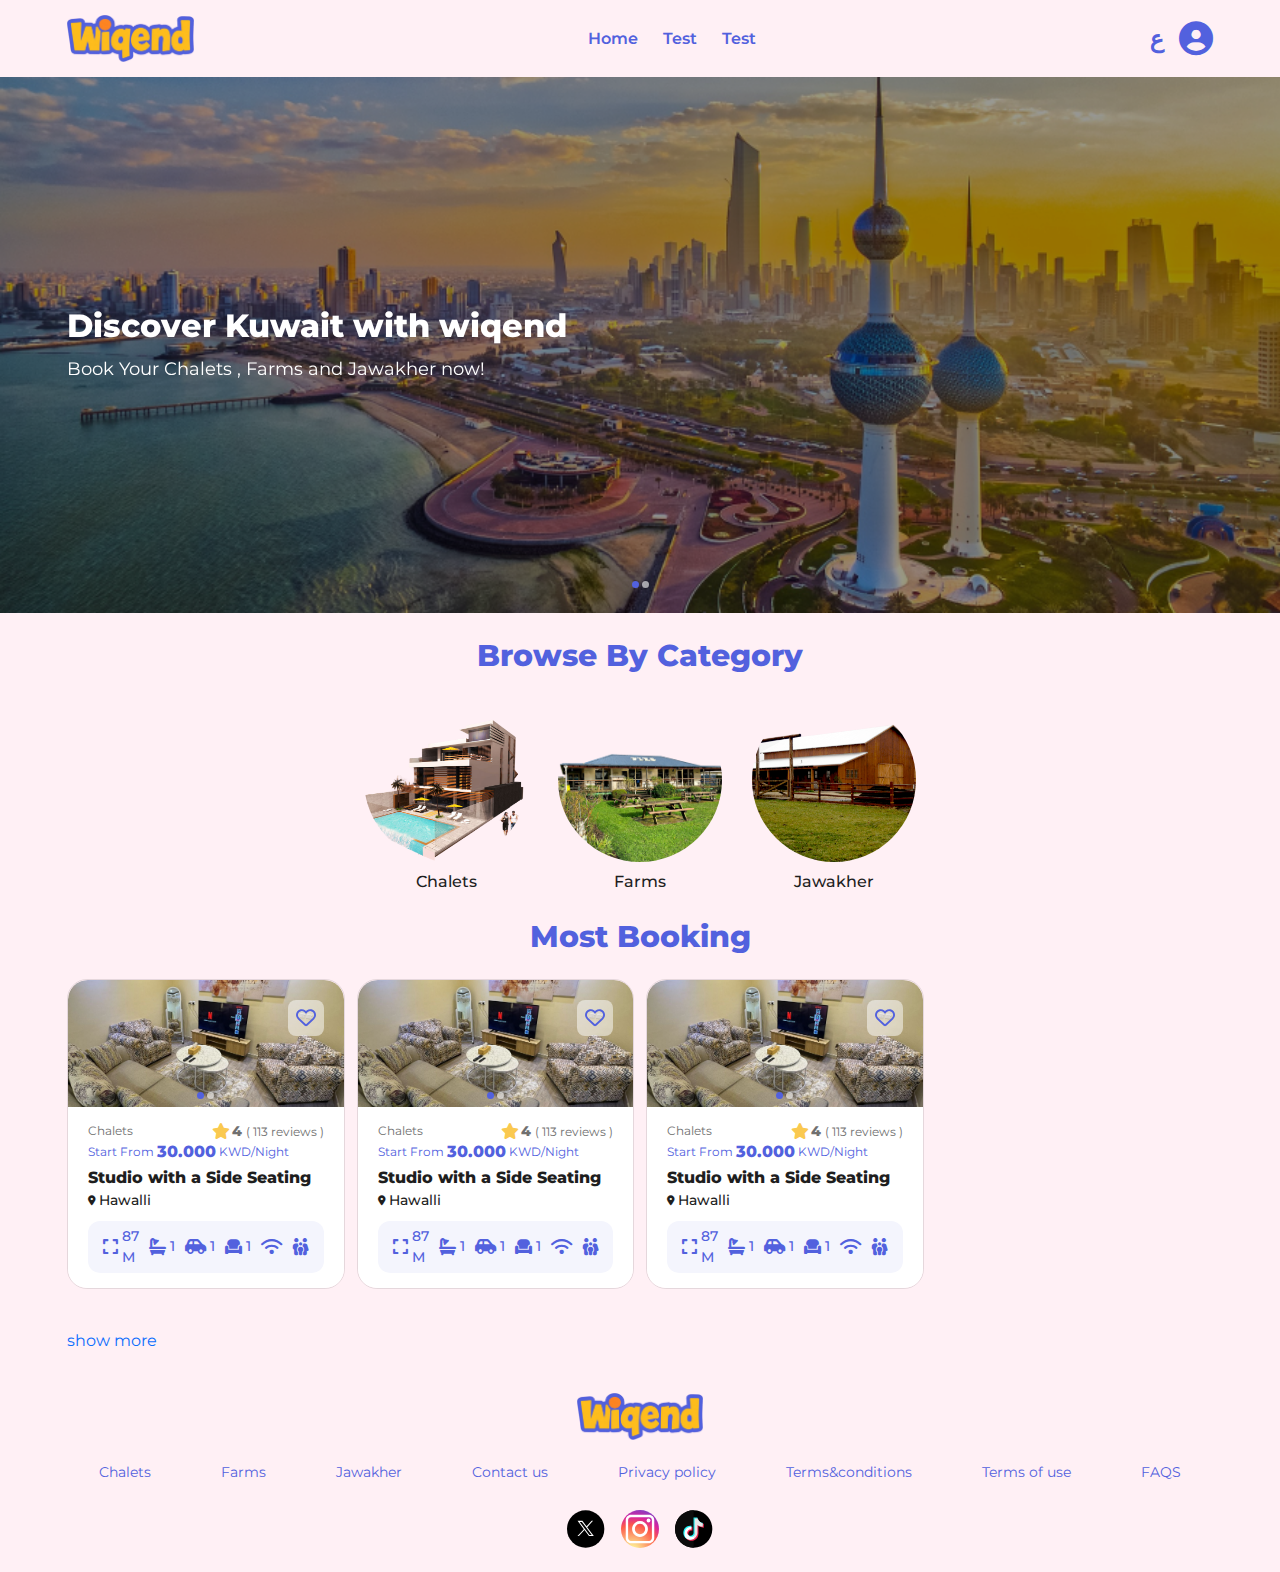
<file: index.html>
<!DOCTYPE html>
<html lang="en" dir="ltr">
  <head>
    <meta charset="utf-8" />
    <meta http-equiv="X-UA-Compatible" content="IE=edge" />
    <meta name="viewport" content="width=device-width, initial-scale=1" />
    <title>wiqend</title>
    <link
      rel="apple-touch-icon"
      sizes="180x180"
      href="images/favicon/apple-touch-icon.png"
    />
    <link
      rel="icon"
      type="image/png"
      sizes="32x32"
      href="images/favicon/favicon-32x32.png"
    />
    <link
      rel="icon"
      type="image/png"
      sizes="16x16"
      href="images/favicon/favicon-16x16.png"
    />
    <link rel="manifest" href="images/favicon/site.webmanifest" />
    <link href="css/all.min.css" rel="stylesheet" />
    <link rel="stylesheet" href="css/bootstrap.min.css" />
    <link rel="stylesheet" href="css/swiper-bundle.min.css" />
    <link rel="stylesheet" href="css/main.css" />
  </head>

  <body>
    <!-- header section -->
    <header>
      <div class="container">
        <div class="top-header">
          <div class="nav-header">
            <button class="menu-bars" id="menu-id">
              <i class="fas fa-bars"></i>
            </button>
            <figure class="img-logo">
              <a href="index.html"
                ><img src="images/logo.png" class="img-fluid" alt="logo" />
              </a>
            </figure>
            <div class="navgition">
              <div class="nav-head">
                <button class="close-menu">
                  <i class="fas fa-times"></i>
                </button>
              </div>
              <ul class="big-menu list-unstyled">
                <li>
                  <a href="#"> home </a>
                </li>
                <li>
                  <a href="#"> test</a>
                </li>
                <li>
                  <a href="#"> test</a>
                </li>
              </ul>
            </div>
            <div class="header-icons">
              <a href="#" class="lang-ancor"> ع</a>
              <div class="dropdown cat-anchor">
                <div class="add-to">
                  <div class="user-cont">
                    <i class="fa-solid fa-circle-user"></i>
                  </div>
                  <div class="dropdown-content">
                    <a class="cat-drop" href="#">تسجيل الدخول</a>
                    <a class="cat-drop" href="#">حساب جديد</a>
                  </div>
                </div>
              </div>
            </div>
          </div>
        </div>
      </div>
    </header>
    <!-- header section     -->
    <!-- main slider -->
    <main class="main-slider">
      <div class="swiper">
        <div class="swiper-container">
          <div class="swiper-wrapper">
            <div class="swiper-slide">
              <div class="main">
                <a href="#!" class="pro-img">
                  <img src="images/main.png" class="img-fluid" />
                </a>
                <div class="main-content">
                  <div class="container">
                    <h2>Discover Kuwait with wiqend</h2>
                    <p>Book Your Chalets , Farms and Jawakher now!</p>
                  </div>
                </div>
              </div>
            </div>
            <div class="swiper-slide">
              <div class="main">
                <a href="#!" class="pro-img">
                  <img src="images/main.png" class="img-fluid" />
                </a>
              </div>
            </div>
          </div>
          <div class="swiper-pagination"></div>
        </div>
        <div class="swiper-btn-prev swiper-btn">
          <i class="fa-regular fa-chevron-right"></i>
        </div>
        <div class="swiper-btn-next swiper-btn">
          <i class="fa-regular fa-chevron-left"></i>
        </div>
      </div>
    </main>
    <!-- main slider -->
    <!-- category section -->
    <div class="category-section">
      <div class="container">
        <h3 class="section-title">Browse By Category</h3>
        <div class="category-cont">
          <a href="#" class="category-item">
            <figure><img src="images/category1.png" alt="category" /></figure>
            <span>Chalets</span>
          </a>
          <a href="#" class="category-item">
            <figure><img src="images/category2.png" alt="category" /></figure>
            <span>Farms</span>
          </a>
          <a href="#" class="category-item">
            <figure><img src="images/category3.png" alt="category" /></figure>
            <span>Jawakher</span>
          </a>
        </div>
      </div>
    </div>
    <!-- category section -->
    <!-- most-booking  -->
    <section class="most-booking">
      <div class="container">
        <h3 class="section-title">Most Booking</h3>
        <div class="most-booking-cont">
          <a href="#" class="booking-card">
            <div class="booking-img">
              <div class="swiper">
                <div class="swiper-wrapper">
                  <div class="swiper-slide">
                    <figure>
                      <img src="images/booking.jpg" alt="img" />
                    </figure>
                  </div>
                  <div class="swiper-slide">
                    <figure>
                      <img src="images/booking.jpg" alt="img" />
                    </figure>
                  </div>
                </div>
                <div class="swiper-pagination"></div>
              </div>
              <div class="booking-btns">
                <button class="fav-btn">
                  <i class="fa-regular fa-heart"></i>
                </button>
              </div>
            </div>
            <div class="card-content">
              <div class="detail-flex">
                <div class="category-name">Chalets</div>
                <div class="detail-info-item">
                  <i class="fa-solid fa-star"></i>
                  <span>4 <span>( 113 reviews )</span></span>
                </div>
              </div>
              <div class="item-price">
                Start From
                <span class="price">30.000</span>
                KWD/Night
              </div>
              <div class="card-item-name">Studio with a Side Seating</div>
              <div class="card-place">
                <i class="fa-solid fa-location-dot"></i>Hawalli
              </div>
              <div class="card-option">
                <span><i class="fa-solid fa-expand"></i>87 M</span>
                <span><i class="fa-solid fa-bath"></i>1</span>
                <span><i class="fa-solid fa-car-side"></i>1</span>
                <span><i class="fa-solid fa-loveseat"></i>1</span>
                <span><i class="fa-solid fa-wifi"></i></span>
                <span><i class="fa-solid fa-family"></i></span>
              </div>
            </div>
          </a>
          <a href="#" class="booking-card">
            <div class="booking-img">
              <div class="swiper">
                <div class="swiper-wrapper">
                  <div class="swiper-slide">
                    <figure>
                      <img src="images/booking.jpg" alt="img" />
                    </figure>
                  </div>
                  <div class="swiper-slide">
                    <figure>
                      <img src="images/booking.jpg" alt="img" />
                    </figure>
                  </div>
                </div>
                <div class="swiper-pagination"></div>
              </div>
              <div class="booking-btns">
                <button class="fav-btn">
                  <i class="fa-regular fa-heart"></i>
                </button>
              </div>
            </div>
            <div class="card-content">
              <div class="detail-flex">
                <div class="category-name">Chalets</div>
                <div class="detail-info-item">
                  <i class="fa-solid fa-star"></i>
                  <span>4 <span>( 113 reviews )</span></span>
                </div>
              </div>
              <div class="item-price">
                Start From
                <span class="price">30.000</span>
                KWD/Night
              </div>
              <div class="card-item-name">Studio with a Side Seating</div>
              <div class="card-place">
                <i class="fa-solid fa-location-dot"></i>Hawalli
              </div>
              <div class="card-option">
                <span><i class="fa-solid fa-expand"></i>87 M</span>
                <span><i class="fa-solid fa-bath"></i>1</span>
                <span><i class="fa-solid fa-car-side"></i>1</span>
                <span><i class="fa-solid fa-loveseat"></i>1</span>
                <span><i class="fa-solid fa-wifi"></i></span>
                <span><i class="fa-solid fa-family"></i></span>
              </div>
            </div>
          </a>
          <a href="#" class="booking-card">
            <div class="booking-img">
              <div class="swiper">
                <div class="swiper-wrapper">
                  <div class="swiper-slide">
                    <figure>
                      <img src="images/booking.jpg" alt="img" />
                    </figure>
                  </div>
                  <div class="swiper-slide">
                    <figure>
                      <img src="images/booking.jpg" alt="img" />
                    </figure>
                  </div>
                </div>
                <div class="swiper-pagination"></div>
              </div>
              <div class="booking-btns">
                <button class="fav-btn">
                  <i class="fa-regular fa-heart"></i>
                </button>
              </div>
            </div>
            <div class="card-content">
              <div class="detail-flex">
                <div class="category-name">Chalets</div>
                <div class="detail-info-item">
                  <i class="fa-solid fa-star"></i>
                  <span>4 <span>( 113 reviews )</span></span>
                </div>
              </div>
              <div class="item-price">
                Start From
                <span class="price">30.000</span>
                KWD/Night
              </div>
              <div class="card-item-name">Studio with a Side Seating</div>
              <div class="card-place">
                <i class="fa-solid fa-location-dot"></i>Hawalli
              </div>
              <div class="card-option">
                <span><i class="fa-solid fa-expand"></i>87 M</span>
                <span><i class="fa-solid fa-bath"></i>1</span>
                <span><i class="fa-solid fa-car-side"></i>1</span>
                <span><i class="fa-solid fa-loveseat"></i>1</span>
                <span><i class="fa-solid fa-wifi"></i></span>
                <span><i class="fa-solid fa-family"></i></span>
              </div>
            </div>
          </a>
        </div>
        <a href="#" class="custon-ancor">show more</a>
      </div>
    </section>
    <!-- most-booking  -->
    <!-- footer section -->
    <footer>
      <div class="container">
        <div class="footer-cont">
          <figure class="footer-logo">
            <a href="#"><img src="images/logo.png" class="img-fluid" /></a>
          </figure>
          <ul class="nav-footer">
            <li>
              <a href="#">Chalets</a>
            </li>
            <li>
              <a href="#">Farms</a>
            </li>
            <li>
              <a href="#">Jawakher</a>
            </li>
            <li>
              <a href="#">Contact us</a>
            </li>
            <li>
              <a href="#">Privacy policy</a>
            </li>
            <li>
              <a href="#">Terms&conditions</a>
            </li>
            <li>
              <a href="#">Terms of use</a>
            </li>
            <li>
              <a href="#">FAQS</a>
            </li>
          </ul>
          <div class="social">
            <a href="#" class="social-link">
              <img src="images/twitter.svg" alt="social" />
            </a>
            <a href="#" class="social-link">
              <img src="images/instagram_logo.svg" alt="social" />
            </a>
            <a href="#" class="social-link">
              <img src="images/tiktok.svg" alt="social" />
            </a>
          </div>
        </div>
      </div>
    </footer>
    <!-- footer section -->
    <!-- arrow to top -->
    <button class="arrow-top">
      <i class="fa-solid fa-chevron-up"></i>
    </button>
    <!-- arrow to top -->
    <script src="js/jquery-3.4.1.min.js"></script>
    <script src="js/bootstrap.bundle.min.js"></script>
    <script src="js/swiper-bundle.min.js"></script>
    <script src="js/script.js"></script>
  </body>
</html>
</file>
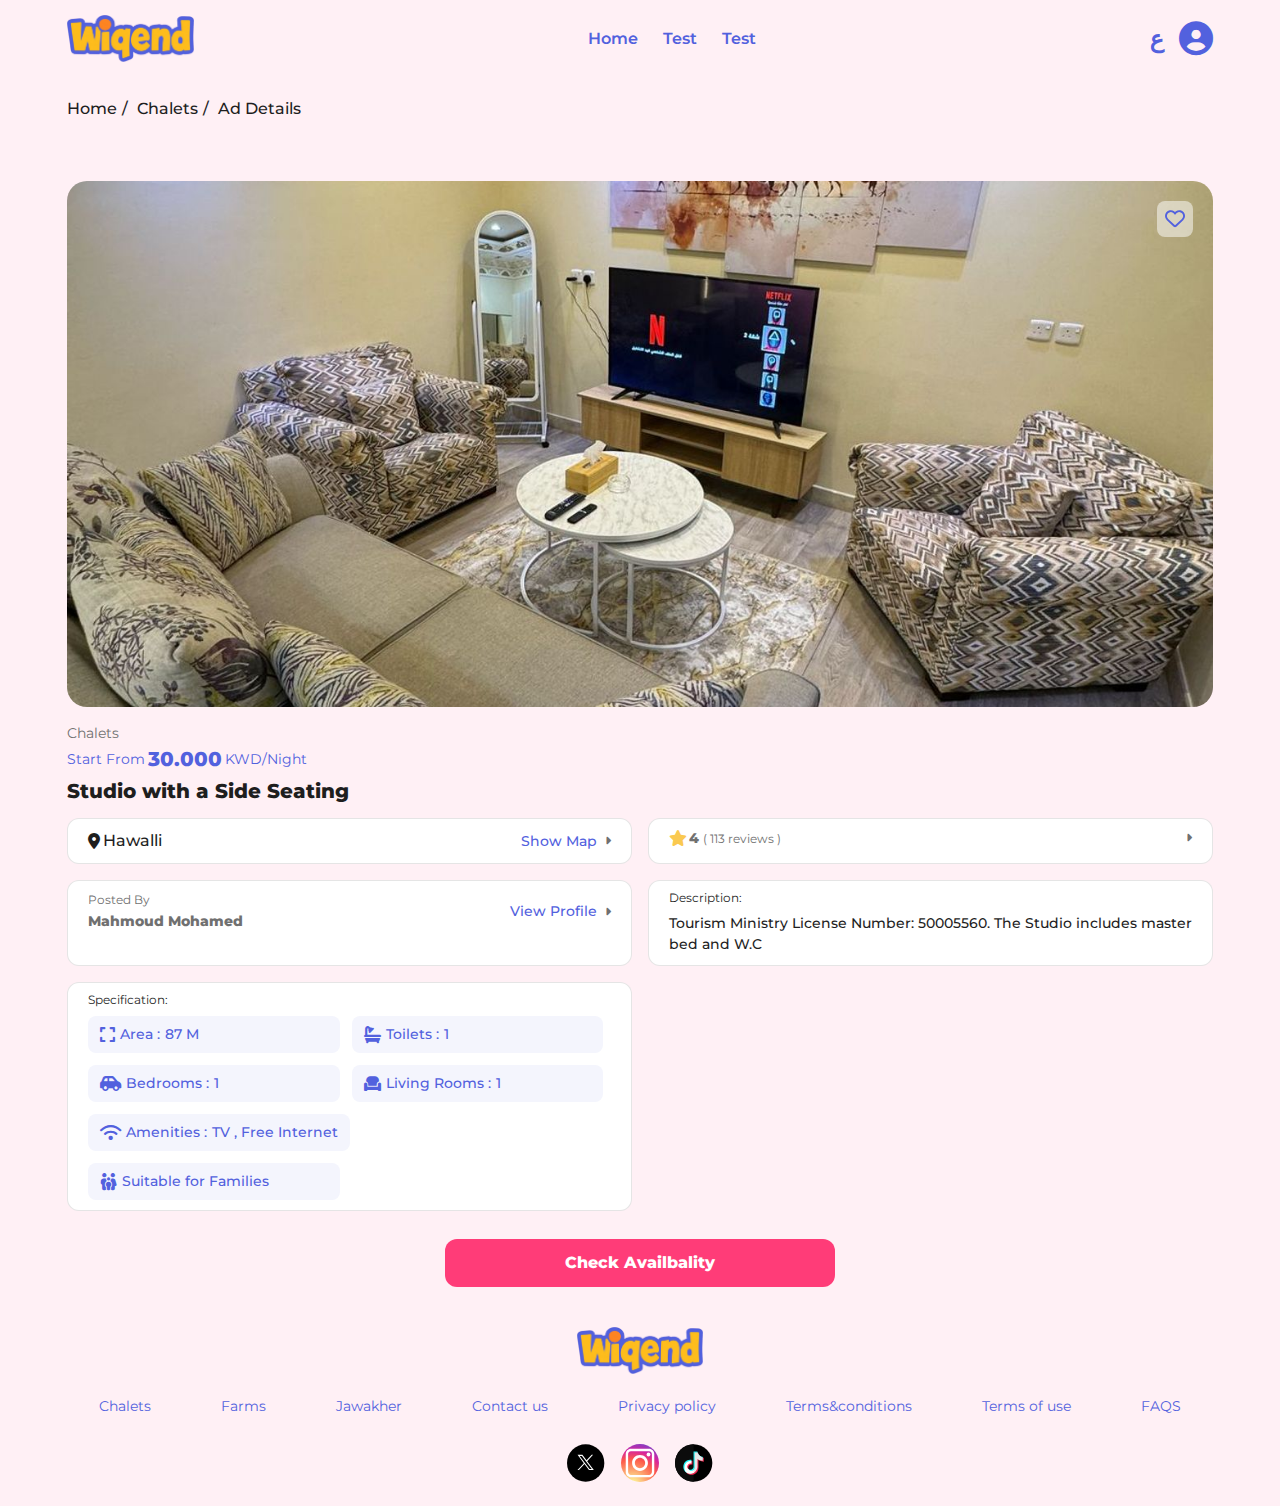
<file: ad-details.html>
<!DOCTYPE html>
<html lang="en" dir="ltr">
  <head>
    <meta charset="utf-8" />
    <meta http-equiv="X-UA-Compatible" content="IE=edge" />
    <meta name="viewport" content="width=device-width, initial-scale=1" />
    <title>wiqend</title>
    <link
      rel="apple-touch-icon"
      sizes="180x180"
      href="images/favicon/apple-touch-icon.png"
    />
    <link
      rel="icon"
      type="image/png"
      sizes="32x32"
      href="images/favicon/favicon-32x32.png"
    />
    <link
      rel="icon"
      type="image/png"
      sizes="16x16"
      href="images/favicon/favicon-16x16.png"
    />
    <link rel="manifest" href="images/favicon/site.webmanifest" />
    <link href="css/all.min.css" rel="stylesheet" />
    <link rel="stylesheet" href="css/bootstrap.min.css" />
    <link rel="stylesheet" href="css/swiper-bundle.min.css" />
    <link rel="stylesheet" href="css/jquery-ui.css" />
    <link rel="stylesheet" href="css/main.css" />
  </head>

  <body>
    <!-- header section -->
    <header>
      <div class="container">
        <div class="top-header">
          <div class="nav-header">
            <button class="menu-bars" id="menu-id">
              <i class="fas fa-bars"></i>
            </button>
            <figure class="img-logo">
              <a href="index.html"
                ><img src="images/logo.png" class="img-fluid" alt="logo" />
              </a>
            </figure>
            <div class="navgition">
              <div class="nav-head">
                <button class="close-menu">
                  <i class="fas fa-times"></i>
                </button>
              </div>
              <ul class="big-menu list-unstyled">
                <li>
                  <a href="#"> home </a>
                </li>
                <li>
                  <a href="#"> test</a>
                </li>
                <li>
                  <a href="#"> test</a>
                </li>
              </ul>
            </div>
            <div class="header-icons">
              <a href="#" class="lang-ancor"> ع</a>
              <div class="dropdown cat-anchor">
                <div class="add-to">
                  <div class="user-cont">
                    <i class="fa-solid fa-circle-user"></i>
                  </div>
                  <div class="dropdown-content">
                    <a class="cat-drop" href="#">تسجيل الدخول</a>
                    <a class="cat-drop" href="#">حساب جديد</a>
                  </div>
                </div>
              </div>
            </div>
          </div>
        </div>
      </div>
    </header>
    <!-- header section     -->
    <!-- breadcrumb section -->
    <section class="breadcrumb-sec">
      <div class="container">
        <ul class="breadcrumb">
          <li class="item-home">
            <a class="bread-home" href="index.html">home </a>
          </li>
          <li class="">
            <a href="products.html"> Chalets</a>
          </li>
          <li class="active">
            <span> ad details</span>
          </li>
        </ul>
      </div>
    </section>
    <!-- breadcrumb section -->
    <!-- content section  -->
    <section class="content-section">
      <div class="container">
        <div class="details-container">
          <div class="booking-img">
            <div class="swiper">
              <div class="swiper-wrapper">
                <div class="swiper-slide">
                  <figure>
                    <img src="images/booking.jpg" alt="img" />
                  </figure>
                </div>
                <div class="swiper-slide">
                  <figure>
                    <img src="images/booking.jpg" alt="img" />
                  </figure>
                </div>
              </div>
              <div class="swiper-pagination"></div>
            </div>
            <div class="booking-btns">
              <button class="fav-btn">
                <i class="fa-regular fa-heart"></i>
              </button>
            </div>
          </div>
          <div class="details-content">
            <div class="detail-flex">
              <div class="category-name">Chalets</div>
            </div>
            <div class="item-price">
              Start From
              <span class="price">30.000</span>
              KWD/Night
            </div>
            <div class="card-item-name">Studio with a Side Seating</div>
            <div class="box-grid">
              <a href="#" class="card-box">
                <div class="card-box-flex">
                  <div class="card-place">
                    <i class="fa-solid fa-location-dot"></i>Hawalli
                  </div>
                  <div class="card-ancor">
                    <span class="link-name">Show Map</span>
                    <i class="fa-solid fa-caret-right"></i>
                  </div>
                </div>
              </a>
              <a href="#" class="card-box">
                <div class="card-box-flex">
                  <div class="detail-info-item">
                    <i class="fa-solid fa-star"></i>
                    <span>4 <span>( 113 reviews )</span></span>
                  </div>
                  <div class="card-ancor">
                    <i class="fa-solid fa-caret-right"></i>
                  </div>
                </div>
              </a>
              <a href="#" class="card-box">
                <div class="card-box-flex">
                  <div class="card-by">
                    <span>Posted By</span
                    ><span class="by-name">Mahmoud Mohamed</span>
                  </div>
                  <div class="card-ancor">
                    <span class="link-name">View Profile</span>
                    <i class="fa-solid fa-caret-right"></i>
                  </div>
                </div>
              </a>
              <div class="card-box">
                <h4 class="card-head">Description:</h4>
                <p class="desc-pargh">
                  Tourism Ministry License Number: 50005560. The Studio includes
                  master bed and W.C
                </p>
              </div>
              <div class="card-box">
                <h4 class="card-head">Specification:</h4>
                <div class="card-option">
                  <span
                    ><i class="fa-solid fa-expand"></i> <span>Area :</span>
                    <span>87 M</span></span
                  >
                  <span
                    ><i class="fa-solid fa-bath"></i><span>Toilets :</span
                    ><span>1</span></span
                  >
                  <span
                    ><i class="fa-solid fa-car-side"></i><span>Bedrooms :</span
                    ><span>1</span></span
                  >
                  <span
                    ><i class="fa-solid fa-loveseat"></i
                    ><span>Living Rooms :</span><span>1</span></span
                  >
                  <span
                    ><i class="fa-solid fa-wifi"></i><span>Amenities :</span
                    ><span>TV , Free Internet</span></span
                  >
                  <span
                    ><i class="fa-solid fa-family"></i
                    ><span>Suitable for Families</span></span
                  >
                </div>
              </div>
            </div>
          </div>
        </div>
        <a href="#" class="custom-ancor btn">Check Availbality</a>
      </div>
    </section>
    <!-- content section -->
    <!-- footer section -->
    <footer>
      <div class="container">
        <div class="footer-cont">
          <figure class="footer-logo">
            <a href="#"><img src="images/logo.png" class="img-fluid" /></a>
          </figure>
          <ul class="nav-footer">
            <li>
              <a href="#">Chalets</a>
            </li>
            <li>
              <a href="#">Farms</a>
            </li>
            <li>
              <a href="#">Jawakher</a>
            </li>
            <li>
              <a href="#">Contact us</a>
            </li>
            <li>
              <a href="#">Privacy policy</a>
            </li>
            <li>
              <a href="#">Terms&conditions</a>
            </li>
            <li>
              <a href="#">Terms of use</a>
            </li>
            <li>
              <a href="#">FAQS</a>
            </li>
          </ul>
          <div class="social">
            <a href="#" class="social-link">
              <img src="images/twitter.svg" alt="social" />
            </a>
            <a href="#" class="social-link">
              <img src="images/instagram_logo.svg" alt="social" />
            </a>
            <a href="#" class="social-link">
              <img src="images/tiktok.svg" alt="social" />
            </a>
          </div>
        </div>
      </div>
    </footer>
    <!-- footer section -->
    <!-- arrow to top -->
    <button class="arrow-top">
      <i class="fa-solid fa-chevron-up"></i>
    </button>
    <!-- arrow to top -->
    <script src="js/jquery-3.4.1.min.js"></script>
    <script src="js/jquery-ui.min.js"></script>
    <script src="js/bootstrap.bundle.min.js"></script>
    <script src="js/swiper-bundle.min.js"></script>
    <script src="js/script.js"></script>
  </body>
</html>
</file>
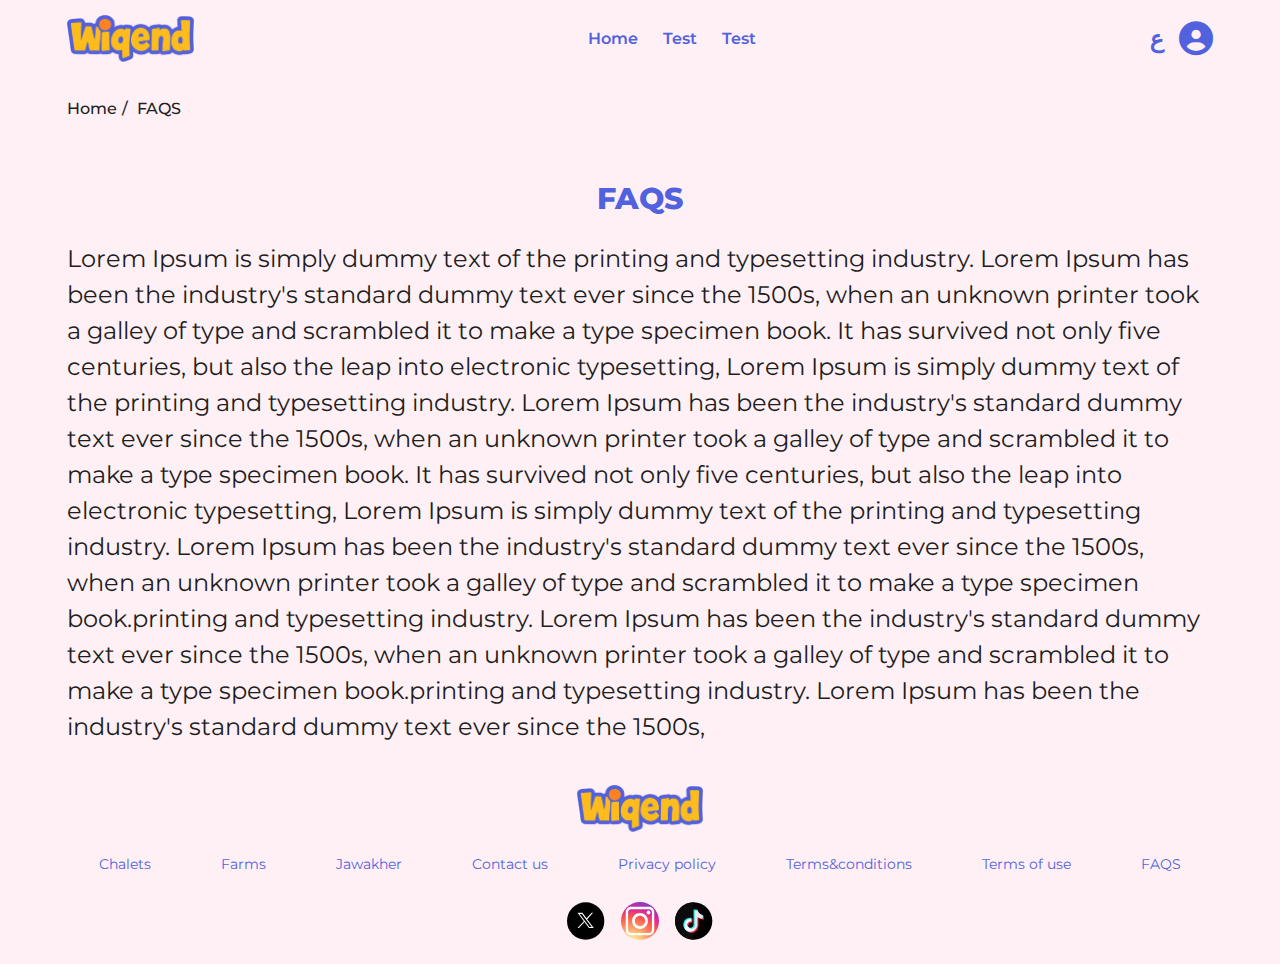
<file: faq.html>
<!DOCTYPE html>
<html lang="en" dir="ltr">
  <head>
    <meta charset="utf-8" />
    <meta http-equiv="X-UA-Compatible" content="IE=edge" />
    <meta name="viewport" content="width=device-width, initial-scale=1" />
    <title>wiqend</title>
    <link
      rel="apple-touch-icon"
      sizes="180x180"
      href="images/favicon/apple-touch-icon.png"
    />
    <link
      rel="icon"
      type="image/png"
      sizes="32x32"
      href="images/favicon/favicon-32x32.png"
    />
    <link
      rel="icon"
      type="image/png"
      sizes="16x16"
      href="images/favicon/favicon-16x16.png"
    />
    <link rel="manifest" href="images/favicon/site.webmanifest" />
    <link href="css/all.min.css" rel="stylesheet" />
    <link rel="stylesheet" href="css/bootstrap.min.css" />
    <link rel="stylesheet" href="css/swiper-bundle.min.css" />
    <link rel="stylesheet" href="css/jquery-ui.css" />
    <link rel="stylesheet" href="css/main.css" />
  </head>

  <body>
    <!-- header section -->
    <header>
      <div class="container">
        <div class="top-header">
          <div class="nav-header">
            <button class="menu-bars" id="menu-id">
              <i class="fas fa-bars"></i>
            </button>
            <figure class="img-logo">
              <a href="index.html"
                ><img src="images/logo.png" class="img-fluid" alt="logo" />
              </a>
            </figure>
            <div class="navgition">
              <div class="nav-head">
                <button class="close-menu">
                  <i class="fas fa-times"></i>
                </button>
              </div>
              <ul class="big-menu list-unstyled">
                <li>
                  <a href="#"> home </a>
                </li>
                <li>
                  <a href="#"> test</a>
                </li>
                <li>
                  <a href="#"> test</a>
                </li>
              </ul>
            </div>
            <div class="header-icons">
              <a href="#" class="lang-ancor"> ع</a>
              <div class="dropdown cat-anchor">
                <div class="add-to">
                  <div class="user-cont">
                    <i class="fa-solid fa-circle-user"></i>
                  </div>
                  <div class="dropdown-content">
                    <a class="cat-drop" href="#">تسجيل الدخول</a>
                    <a class="cat-drop" href="#">حساب جديد</a>
                  </div>
                </div>
              </div>
            </div>
          </div>
        </div>
      </div>
    </header>
    <!-- header section     -->
    <!-- breadcrumb section -->
    <section class="breadcrumb-sec">
      <div class="container">
        <ul class="breadcrumb">
          <li class="item-home">
            <a class="bread-home" href="index.html">home </a>
          </li>
          <li class="active">
            <span> FAQS</span>
          </li>
        </ul>
      </div>
    </section>
    <!-- breadcrumb section -->
    <!-- content section  -->
    <section class="content-section">
      <div class="container">
        <h3 class="section-title">FAQS</h3>
        <!-- ya ahmed faqs and terms of use and policy and terms & condition same page design  -->
        <div class="help-center">
          Lorem Ipsum is simply dummy text of the printing and typesetting
          industry. Lorem Ipsum has been the industry's standard dummy text ever
          since the 1500s, when an unknown printer took a galley of type and
          scrambled it to make a type specimen book. It has survived not only
          five centuries, but also the leap into electronic typesetting, Lorem
          Ipsum is simply dummy text of the printing and typesetting industry.
          Lorem Ipsum has been the industry's standard dummy text ever since the
          1500s, when an unknown printer took a galley of type and scrambled it
          to make a type specimen book. It has survived not only five centuries,
          but also the leap into electronic typesetting, Lorem Ipsum is simply
          dummy text of the printing and typesetting industry. Lorem Ipsum has
          been the industry's standard dummy text ever since the 1500s, when an
          unknown printer took a galley of type and scrambled it to make a type
          specimen book.printing and typesetting industry. Lorem Ipsum has been
          the industry's standard dummy text ever since the 1500s, when an
          unknown printer took a galley of type and scrambled it to make a type
          specimen book.printing and typesetting industry. Lorem Ipsum has been
          the industry's standard dummy text ever since the 1500s,
        </div>
      </div>
    </section>
    <!-- content section -->
    <!-- footer section -->
    <footer>
      <div class="container">
        <div class="footer-cont">
          <figure class="footer-logo">
            <a href="#"><img src="images/logo.png" class="img-fluid" /></a>
          </figure>
          <ul class="nav-footer">
            <li>
              <a href="#">Chalets</a>
            </li>
            <li>
              <a href="#">Farms</a>
            </li>
            <li>
              <a href="#">Jawakher</a>
            </li>
            <li>
              <a href="#">Contact us</a>
            </li>
            <li>
              <a href="#">Privacy policy</a>
            </li>
            <li>
              <a href="#">Terms&conditions</a>
            </li>
            <li>
              <a href="#">Terms of use</a>
            </li>
            <li>
              <a href="#">FAQS</a>
            </li>
          </ul>
          <div class="social">
            <a href="#" class="social-link">
              <img src="images/twitter.svg" alt="social" />
            </a>
            <a href="#" class="social-link">
              <img src="images/instagram_logo.svg" alt="social" />
            </a>
            <a href="#" class="social-link">
              <img src="images/tiktok.svg" alt="social" />
            </a>
          </div>
        </div>
      </div>
    </footer>
    <!-- footer section -->
    <!-- arrow to top -->
    <button class="arrow-top">
      <i class="fa-solid fa-chevron-up"></i>
    </button>
    <!-- arrow to top -->
    <script src="js/jquery-3.4.1.min.js"></script>
    <script src="js/jquery-ui.min.js"></script>
    <script src="js/bootstrap.bundle.min.js"></script>
    <script src="js/swiper-bundle.min.js"></script>
    <script src="js/script.js"></script>
  </body>
</html>
</file>
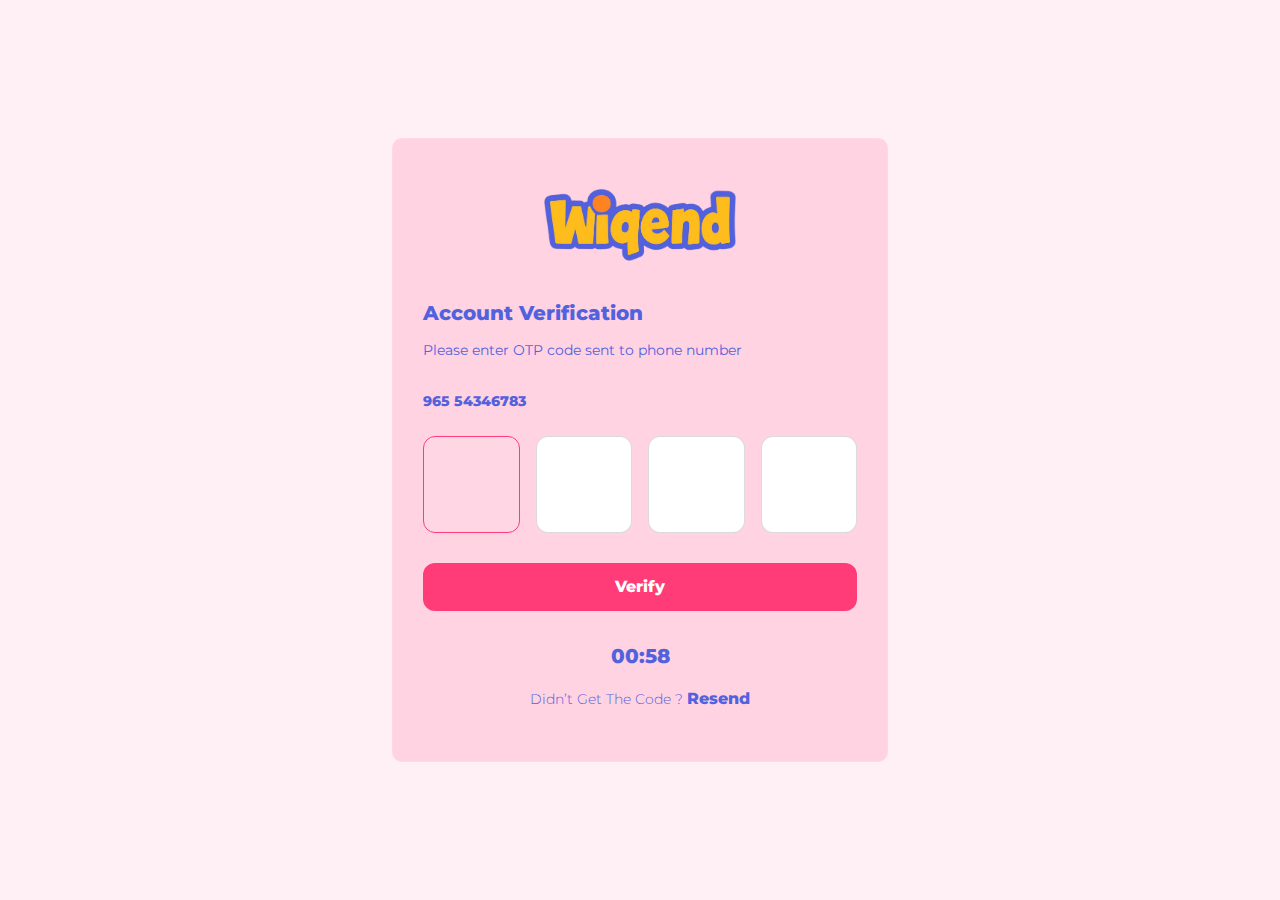
<file: otp.html>
<!DOCTYPE html>
<html lang="en" dir="ltr">
  <head>
    <meta charset="utf-8" />
    <meta http-equiv="X-UA-Compatible" content="IE=edge" />
    <meta name="viewport" content="width=device-width, initial-scale=1" />
    <title>wiqend</title>
    <link
      rel="apple-touch-icon"
      sizes="180x180"
      href="images/favicon/apple-touch-icon.png"
    />
    <link
      rel="icon"
      type="image/png"
      sizes="32x32"
      href="images/favicon/favicon-32x32.png"
    />
    <link
      rel="icon"
      type="image/png"
      sizes="16x16"
      href="images/favicon/favicon-16x16.png"
    />
    <link rel="manifest" href="images/favicon/site.webmanifest" />
    <link href="css/all.min.css" rel="stylesheet" />
    <link rel="stylesheet" href="css/bootstrap.min.css" />
    <link rel="stylesheet" href="css/swiper-bundle.min.css" />
    <link rel="stylesheet" href="css/jquery-ui.css" />
    <link rel="stylesheet" href="css/main.css" />
  </head>

  <body>
    <!-- sign-section  -->
    <div class="sign-section">
      <div class="sign-container">
        <div class="upper-head">
          <a href="index.html" class="logo-ancor">
            <figure class="logo-img">
              <img src="images/logo.png" alt="logo" class="img-fluid" />
            </figure>
          </a>
        </div>
        <h2 class="form-head">Account Verification</h2>
        <p class="form-pargh">Please enter OTP code sent to phone number</p>
        <div class="form-number">965 54346783</div>
        <form action="" class="login-form">
          <div class="form-cont">
            <div class="form-group digit-group otp-form">
              <input
                type="text"
                name="opt-field[]"
                class="otp-field"
                maxlength="1"
              />
              <input
                type="text"
                name="opt-field[]"
                class="otp-field"
                maxlength="1"
              />
              <input
                type="text"
                name="opt-field[]"
                class="otp-field"
                maxlength="1"
              />
              <input
                type="text"
                name="opt-field[]"
                class="otp-field"
                maxlength="1"
              />
            </div>
            <div class="form-btn-cont">
              <button class="form-btn" type="submit">Verify</button>
            </div>
            <div class="countDown-cont">
              <span class="timer">
                <span id="counter"></span>
              </span>
            </div>
            <script>
              //otp timer
              const timerExists =
                document.getElementsByClassName("countDown-cont").length > 0;
              if (timerExists) {
                function countdown() {
                  var seconds = 59;
                  function tick() {
                    var counter = document.getElementById("counter");
                    seconds--;
                    counter.innerHTML =
                      "00:" + (seconds < 10 ? "0" : "") + String(seconds);
                    if (seconds > 0) {
                      setTimeout(tick, 1000);
                    } else {
                      // document.getElementById("counter").innerHTML = "";
                    }
                  }
                  tick();
                }
                countdown();
              }
            </script>
            <div class="text-center">
              <span class="register-span"> Didn’t Get The Code ?</span>
              <a href="register.html" class="register-btn"> Resend</a>
            </div>
          </div>
        </form>
      </div>
    </div>
    <!-- sign-section  -->
    <!-- arrow to top -->
    <button class="arrow-top">
      <i class="fa-solid fa-chevron-up"></i>
    </button>
    <!-- arrow to top -->
    <script src="js/jquery-3.4.1.min.js"></script>
    <script src="js/jquery-ui.min.js"></script>
    <script src="js/bootstrap.bundle.min.js"></script>
    <script src="js/swiper-bundle.min.js"></script>
    <script src="js/script.js"></script>
    <script>
      //otp code animation
      $(".otp-form *:input[type!=hidden]:first").focus();
      let otp_fields = $(".otp-form .otp-field"),
        otp_value_field = $(".otp-form .otp-value");
      otp_fields
        .on("input", function (e) {
          $(this).val(
            $(this)
              .val()
              .replace(/[^0-9]/g, "")
          );
          let opt_value = "";
          otp_fields.each(function () {
            let field_value = $(this).val();
            if (field_value != "") opt_value += field_value;
          });
          otp_value_field.val(opt_value);
        })
        .on("keyup", function (e) {
          let key = e.keyCode || e.charCode;
          if (key == 8 || key == 46 || key == 37 || key == 40) {
            // Backspace or Delete or Left Arrow or Down Arrow
            $(this).prev().focus();
          } else if (key == 38 || key == 39 || $(this).val() != "") {
            // Right Arrow or Top Arrow or Value not empty
            $(this).next().focus();
          }
        })
        .on("paste", function (e) {
          let paste_data = e.originalEvent.clipboardData.getData("text");
          let paste_data_splitted = paste_data.split("");
          $.each(paste_data_splitted, function (index, value) {
            otp_fields.eq(index).val(value);
          });
        });
    </script>
  </body>
</html>
</file>
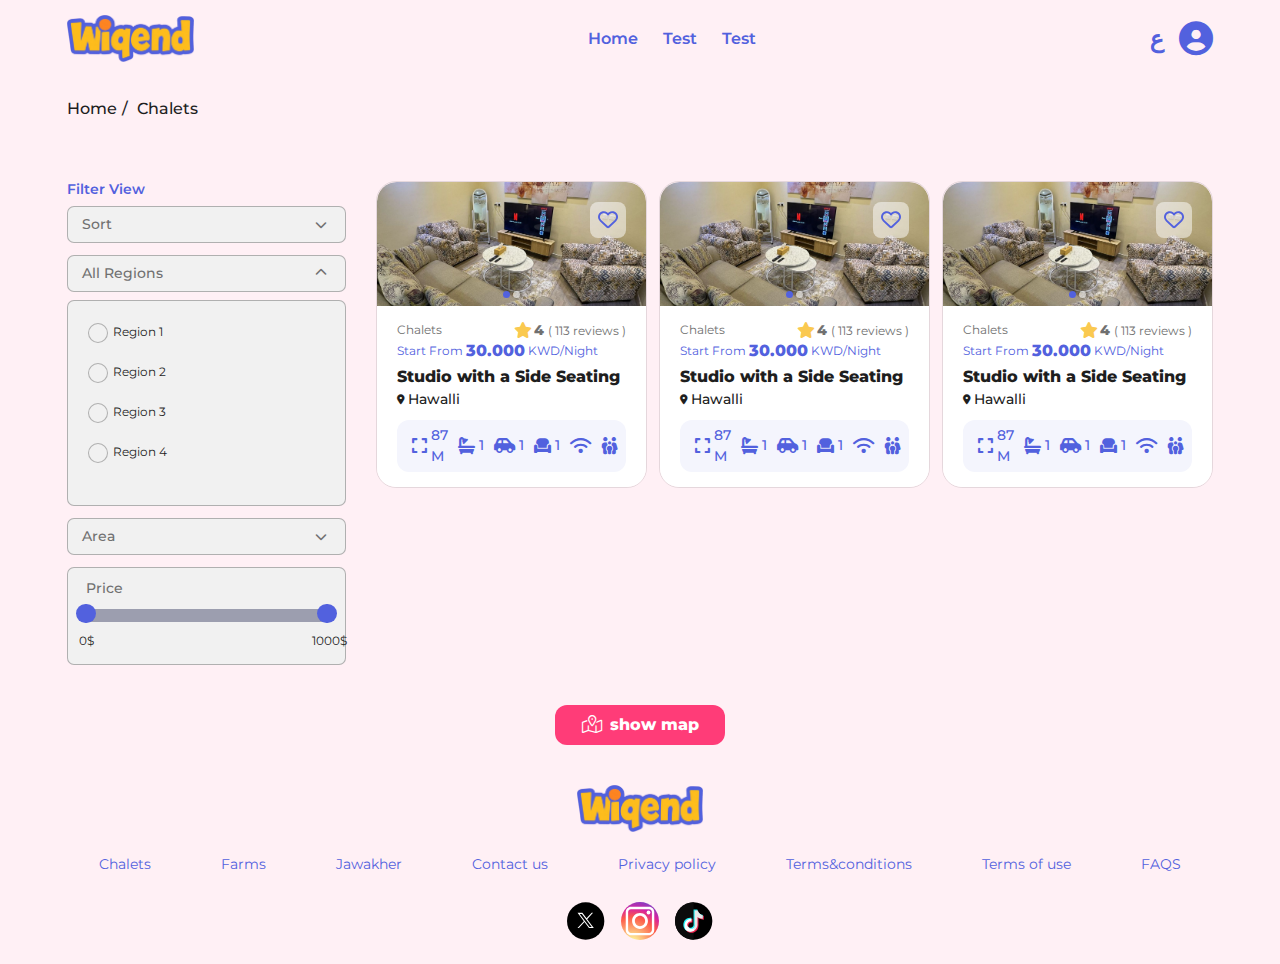
<file: products.html>
<!DOCTYPE html>
<html lang="en" dir="ltr">
  <head>
    <meta charset="utf-8" />
    <meta http-equiv="X-UA-Compatible" content="IE=edge" />
    <meta name="viewport" content="width=device-width, initial-scale=1" />
    <title>wiqend</title>
    <link
      rel="apple-touch-icon"
      sizes="180x180"
      href="images/favicon/apple-touch-icon.png"
    />
    <link
      rel="icon"
      type="image/png"
      sizes="32x32"
      href="images/favicon/favicon-32x32.png"
    />
    <link
      rel="icon"
      type="image/png"
      sizes="16x16"
      href="images/favicon/favicon-16x16.png"
    />
    <link rel="manifest" href="images/favicon/site.webmanifest" />
    <link href="css/all.min.css" rel="stylesheet" />
    <link rel="stylesheet" href="css/bootstrap.min.css" />
    <link rel="stylesheet" href="css/swiper-bundle.min.css" />
    <link rel="stylesheet" href="css/jquery-ui.css" />
    <link rel="stylesheet" href="css/main.css" />
  </head>

  <body>
    <!-- header section -->
    <header>
      <div class="container">
        <div class="top-header">
          <div class="nav-header">
            <button class="menu-bars" id="menu-id">
              <i class="fas fa-bars"></i>
            </button>
            <figure class="img-logo">
              <a href="index.html"
                ><img src="images/logo.png" class="img-fluid" alt="logo" />
              </a>
            </figure>
            <div class="navgition">
              <div class="nav-head">
                <button class="close-menu">
                  <i class="fas fa-times"></i>
                </button>
              </div>
              <ul class="big-menu list-unstyled">
                <li>
                  <a href="#"> home </a>
                </li>
                <li>
                  <a href="#"> test</a>
                </li>
                <li>
                  <a href="#"> test</a>
                </li>
              </ul>
            </div>
            <div class="header-icons">
              <a href="#" class="lang-ancor"> ع</a>
              <div class="dropdown cat-anchor">
                <div class="add-to">
                  <div class="user-cont">
                    <i class="fa-solid fa-circle-user"></i>
                  </div>
                  <div class="dropdown-content">
                    <a class="cat-drop" href="#">تسجيل الدخول</a>
                    <a class="cat-drop" href="#">حساب جديد</a>
                  </div>
                </div>
              </div>
            </div>
          </div>
        </div>
      </div>
    </header>
    <!-- header section     -->
    <!-- breadcrumb section -->
    <section class="breadcrumb-sec">
      <div class="container">
        <ul class="breadcrumb">
          <li class="item-home">
            <a class="bread-home" href="index.html">home </a>
          </li>
          <li class="active">
            <span> Chalets</span>
          </li>
        </ul>
      </div>
    </section>
    <!-- breadcrumb section -->
    <!-- content section  -->
    <section class="content-section">
      <div class="container">
        <div class="filter-grid">
          <div class="filter-cont">
            <span class="filters-mobile-btn">
              <i class="fas fa-filter"></i>
            </span>
            <div class="filter-panel">
              <h2 class="filter-title">Filter View</h2>
              <div class="collapse-item">
                <button
                  class="btn-filter collapsed"
                  type="button"
                  data-bs-toggle="collapse"
                  data-bs-target="#collapseSort"
                  aria-expanded="false"
                  aria-controls="collapseSort"
                >
                  <span>Sort</span>
                  <i class="fa-solid fa-chevron-up"></i>
                </button>
                <div class="collapse" id="collapseSort">
                  <div class="card card-body">
                    <div class="form-group">
                      <div class="check-group">
                        <div class="check-width">
                          <label class="check-label">
                            <span class="">
                              <input type="checkbox" name="sort" />
                              <span class="checkmark custom-checkmark"></span>
                              <span class="check-text">sort 1</span>
                            </span>
                          </label>
                        </div>
                      </div>
                      <div class="check-group">
                        <div class="check-width">
                          <label class="check-label">
                            <span class="">
                              <input type="checkbox" name="sort" />
                              <span class="checkmark custom-checkmark"></span>
                              <span class="check-text">sort 2</span>
                            </span>
                          </label>
                        </div>
                      </div>
                    </div>
                  </div>
                </div>
              </div>
              <div class="collapse-item">
                <button
                  class="btn-filter"
                  type="button"
                  data-bs-toggle="collapse"
                  data-bs-target="#collapseRegion"
                  aria-expanded="true"
                  aria-controls="collapseRegion"
                >
                  <span>All Regions</span>
                  <i class="fa-solid fa-chevron-up"></i>
                </button>
                <div class="collapse show" id="collapseRegion">
                  <div class="card card-body">
                    <div class="form-group">
                      <div class="check-group">
                        <div class="check-width">
                          <label class="check-label">
                            <span class="">
                              <input type="radio" name="filter" />
                              <span class="checkmark"></span>
                              <span class="check-text">Region 1</span>
                            </span>
                          </label>
                        </div>
                      </div>
                      <div class="check-group">
                        <div class="check-width">
                          <label class="check-label">
                            <span class="">
                              <input type="radio" name="filter" />
                              <span class="checkmark"></span>
                              <span class="check-text">Region 2</span>
                            </span>
                          </label>
                        </div>
                      </div>
                      <div class="check-group">
                        <div class="check-width">
                          <label class="check-label">
                            <span class="">
                              <input type="radio" name="filter" />
                              <span class="checkmark"></span>
                              <span class="check-text">Region 3</span>
                            </span>
                          </label>
                        </div>
                      </div>
                      <div class="check-group">
                        <div class="check-width">
                          <label class="check-label">
                            <span class="">
                              <input type="radio" name="filter" />
                              <span class="checkmark"></span>
                              <span class="check-text">Region 4</span>
                            </span>
                          </label>
                        </div>
                      </div>
                    </div>
                  </div>
                </div>
              </div>
              <div class="collapse-item">
                <button
                  class="btn-filter collapsed"
                  type="button"
                  data-bs-toggle="collapse"
                  data-bs-target="#collapseCat"
                  aria-expanded="false"
                  aria-controls="collapseCat"
                >
                  <span>Area</span>
                  <i class="fa-solid fa-chevron-up"></i>
                </button>
                <div class="collapse" id="collapseCat">
                  <div class="card card-body">
                    <div class="form-group">
                      <div class="check-group">
                        <div class="check-width">
                          <label class="check-label">
                            <span class="">
                              <input type="checkbox" name="Area" />
                              <span class="checkmark custom-checkmark"></span>
                              <span class="check-text">Area 1</span>
                            </span>
                          </label>
                        </div>
                      </div>
                      <div class="check-group">
                        <div class="check-width">
                          <label class="check-label">
                            <span class="">
                              <input type="checkbox" name="Area" />
                              <span class="checkmark custom-checkmark"></span>
                              <span class="check-text">Area 2</span>
                            </span>
                          </label>
                        </div>
                      </div>
                    </div>
                  </div>
                </div>
              </div>
              <div class="filter-price">
                <h2 class="price-head">Price</h2>
                <div class="range-silder">
                  <div id="slider-range"></div>
                  <div id="min"></div>
                  <div id="max"></div>
                </div>
              </div>
            </div>
          </div>
          <div class="items-grid">
            <a href="#" class="booking-card">
              <div class="booking-img">
                <div class="swiper">
                  <div class="swiper-wrapper">
                    <div class="swiper-slide">
                      <figure>
                        <img src="images/booking.jpg" alt="img" />
                      </figure>
                    </div>
                    <div class="swiper-slide">
                      <figure>
                        <img src="images/booking.jpg" alt="img" />
                      </figure>
                    </div>
                  </div>
                  <div class="swiper-pagination"></div>
                </div>
                <div class="booking-btns">
                  <button class="fav-btn">
                    <i class="fa-regular fa-heart"></i>
                  </button>
                </div>
              </div>
              <div class="card-content">
                <div class="detail-flex">
                  <div class="category-name">Chalets</div>
                  <div class="detail-info-item">
                    <i class="fa-solid fa-star"></i>
                    <span>4 <span>( 113 reviews )</span></span>
                  </div>
                </div>
                <div class="item-price">
                  Start From
                  <span class="price">30.000</span>
                  KWD/Night
                </div>
                <div class="card-item-name">Studio with a Side Seating</div>
                <div class="card-place">
                  <i class="fa-solid fa-location-dot"></i>Hawalli
                </div>
                <div class="card-option">
                  <span><i class="fa-solid fa-expand"></i>87 M</span>
                  <span><i class="fa-solid fa-bath"></i>1</span>
                  <span><i class="fa-solid fa-car-side"></i>1</span>
                  <span><i class="fa-solid fa-loveseat"></i>1</span>
                  <span><i class="fa-solid fa-wifi"></i></span>
                  <span><i class="fa-solid fa-family"></i></span>
                </div>
              </div>
            </a>
            <a href="#" class="booking-card">
              <div class="booking-img">
                <div class="swiper">
                  <div class="swiper-wrapper">
                    <div class="swiper-slide">
                      <figure>
                        <img src="images/booking.jpg" alt="img" />
                      </figure>
                    </div>
                    <div class="swiper-slide">
                      <figure>
                        <img src="images/booking.jpg" alt="img" />
                      </figure>
                    </div>
                  </div>
                  <div class="swiper-pagination"></div>
                </div>
                <div class="booking-btns">
                  <button class="fav-btn">
                    <i class="fa-regular fa-heart"></i>
                  </button>
                </div>
              </div>
              <div class="card-content">
                <div class="detail-flex">
                  <div class="category-name">Chalets</div>
                  <div class="detail-info-item">
                    <i class="fa-solid fa-star"></i>
                    <span>4 <span>( 113 reviews )</span></span>
                  </div>
                </div>
                <div class="item-price">
                  Start From
                  <span class="price">30.000</span>
                  KWD/Night
                </div>
                <div class="card-item-name">Studio with a Side Seating</div>
                <div class="card-place">
                  <i class="fa-solid fa-location-dot"></i>Hawalli
                </div>
                <div class="card-option">
                  <span><i class="fa-solid fa-expand"></i>87 M</span>
                  <span><i class="fa-solid fa-bath"></i>1</span>
                  <span><i class="fa-solid fa-car-side"></i>1</span>
                  <span><i class="fa-solid fa-loveseat"></i>1</span>
                  <span><i class="fa-solid fa-wifi"></i></span>
                  <span><i class="fa-solid fa-family"></i></span>
                </div>
              </div>
            </a>
            <a href="#" class="booking-card">
              <div class="booking-img">
                <div class="swiper">
                  <div class="swiper-wrapper">
                    <div class="swiper-slide">
                      <figure>
                        <img src="images/booking.jpg" alt="img" />
                      </figure>
                    </div>
                    <div class="swiper-slide">
                      <figure>
                        <img src="images/booking.jpg" alt="img" />
                      </figure>
                    </div>
                  </div>
                  <div class="swiper-pagination"></div>
                </div>
                <div class="booking-btns">
                  <button class="fav-btn">
                    <i class="fa-regular fa-heart"></i>
                  </button>
                </div>
              </div>
              <div class="card-content">
                <div class="detail-flex">
                  <div class="category-name">Chalets</div>
                  <div class="detail-info-item">
                    <i class="fa-solid fa-star"></i>
                    <span>4 <span>( 113 reviews )</span></span>
                  </div>
                </div>
                <div class="item-price">
                  Start From
                  <span class="price">30.000</span>
                  KWD/Night
                </div>
                <div class="card-item-name">Studio with a Side Seating</div>
                <div class="card-place">
                  <i class="fa-solid fa-location-dot"></i>Hawalli
                </div>
                <div class="card-option">
                  <span><i class="fa-solid fa-expand"></i>87 M</span>
                  <span><i class="fa-solid fa-bath"></i>1</span>
                  <span><i class="fa-solid fa-car-side"></i>1</span>
                  <span><i class="fa-solid fa-loveseat"></i>1</span>
                  <span><i class="fa-solid fa-wifi"></i></span>
                  <span><i class="fa-solid fa-family"></i></span>
                </div>
              </div>
            </a>
          </div>
        </div>
        <a href="#" class="custom-ancor">
          <i class="fa-light fa-map-location-dot"></i> show map</a
        >
      </div>
    </section>
    <!-- content section -->
    <!-- footer section -->
    <footer>
      <div class="container">
        <div class="footer-cont">
          <figure class="footer-logo">
            <a href="#"><img src="images/logo.png" class="img-fluid" /></a>
          </figure>
          <ul class="nav-footer">
            <li>
              <a href="#">Chalets</a>
            </li>
            <li>
              <a href="#">Farms</a>
            </li>
            <li>
              <a href="#">Jawakher</a>
            </li>
            <li>
              <a href="#">Contact us</a>
            </li>
            <li>
              <a href="#">Privacy policy</a>
            </li>
            <li>
              <a href="#">Terms&conditions</a>
            </li>
            <li>
              <a href="#">Terms of use</a>
            </li>
            <li>
              <a href="#">FAQS</a>
            </li>
          </ul>
          <div class="social">
            <a href="#" class="social-link">
              <img src="images/twitter.svg" alt="social" />
            </a>
            <a href="#" class="social-link">
              <img src="images/instagram_logo.svg" alt="social" />
            </a>
            <a href="#" class="social-link">
              <img src="images/tiktok.svg" alt="social" />
            </a>
          </div>
        </div>
      </div>
    </footer>
    <!-- footer section -->
    <!-- arrow to top -->
    <button class="arrow-top">
      <i class="fa-solid fa-chevron-up"></i>
    </button>
    <!-- arrow to top -->
    <script src="js/jquery-3.4.1.min.js"></script>
    <script src="js/jquery-ui.min.js"></script>
    <script src="js/bootstrap.bundle.min.js"></script>
    <script src="js/swiper-bundle.min.js"></script>
    <script src="js/script.js"></script>
    <script>
      if (window.innerWidth < 992) {
        // Collaped all panel in small device
        $(".panel-heading").click(function (e) {
          e.stopPropagation();
        });
        $(".filters-mobile-btn").click(function (e) {
          $(".filter-cont").toggleClass("active");
        });
      }
      $(function () {
        $("#slider-range").slider({
          range: true,
          min: 0,
          max: 1000,
          step: 10,
          values: [0, 1000],
          slide: function (event, ui) {
            var delay = function () {
              //var handleIndex = $(ui.handle).data('index.uiSliderHandle');
              var handleIndex = $(ui.handle).index();
              var label = handleIndex == 1 ? "#min" : "#max";
              $(label)
                .html(ui.value + "$")
                .position({
                  my: "center top",
                  at: "center bottom",
                  of: ui.handle,
                  offset: "0, 10",
                });
            };

            // wait for the ui.handle to set its position
            setTimeout(delay, 5);
          },
        });

        $("#min")
          .html($("#slider-range").slider("values", 0) + "$")
          .position({
            my: "center top",
            at: "center bottom",
            of: $("#slider-range span:eq(0)"),
            offset: "0, 10",
          });

        $("#max")
          .html($("#slider-range").slider("values", 1) + "$")
          .position({
            my: "center top",
            at: "center bottom",
            of: $("#slider-range span:eq(1)"),
            offset: "0, 10",
          });
      });
    </script>
  </body>
</html>
</file>
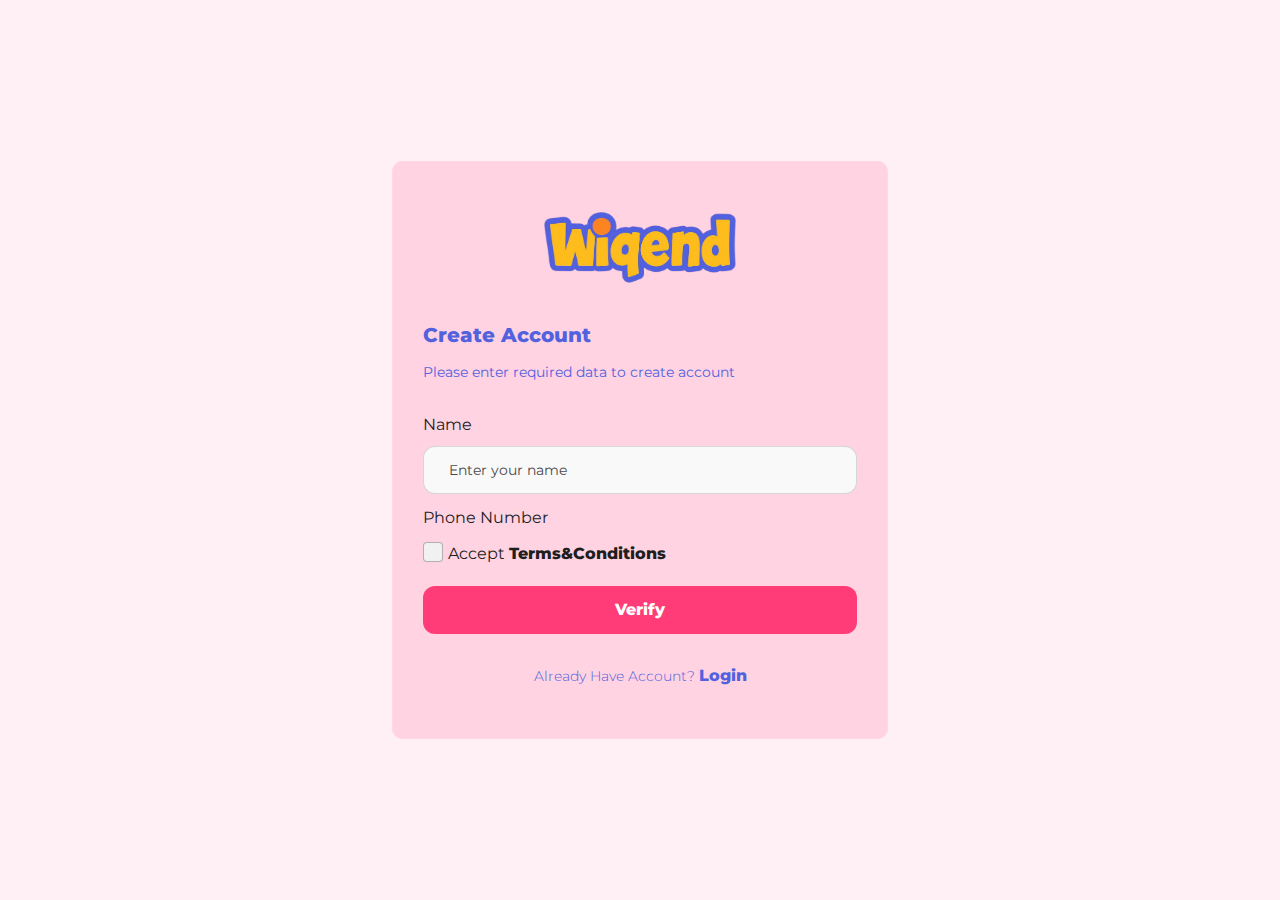
<file: register.html>
<!DOCTYPE html>
<html lang="en" dir="ltr">
  <head>
    <meta charset="utf-8" />
    <meta http-equiv="X-UA-Compatible" content="IE=edge" />
    <meta name="viewport" content="width=device-width, initial-scale=1" />
    <title>wiqend</title>
    <link
      rel="apple-touch-icon"
      sizes="180x180"
      href="images/favicon/apple-touch-icon.png"
    />
    <link
      rel="icon"
      type="image/png"
      sizes="32x32"
      href="images/favicon/favicon-32x32.png"
    />
    <link
      rel="icon"
      type="image/png"
      sizes="16x16"
      href="images/favicon/favicon-16x16.png"
    />
    <link rel="manifest" href="images/favicon/site.webmanifest" />
    <link href="css/all.min.css" rel="stylesheet" />
    <link rel="stylesheet" href="css/bootstrap.min.css" />
    <link rel="stylesheet" href="css/swiper-bundle.min.css" />
    <link rel="stylesheet" href="css/jquery-ui.css" />
    <link rel="stylesheet" href="css/main.css" />
  </head>

  <body>
    <!-- sign-section  -->
    <div class="sign-section">
      <div class="sign-container">
        <div class="upper-head">
          <a href="index.html" class="logo-ancor">
            <figure class="logo-img">
              <img src="images/logo.png" alt="logo" class="img-fluid" />
            </figure>
          </a>
        </div>
        <h2 class="form-head">Create Account</h2>
        <p class="form-pargh">Please enter required data to create account</p>
        <form action="" class="login-form">
          <div class="form-cont">
            <div class="form-group">
              <label for="" class="form-label">Name</label>
              <input
                type="text"
                class="form-input"
                placeholder="Enter your name"
              />
            </div>
            <div class="form-group">
              <label for="" class="form-label">Phone Number</label>
              <!-- select-country input ya medooooo -->
            </div>
            <div class="form-group">
              <div class="check-group">
                <div class="check-width">
                  <label class="check-label">
                    <span class="">
                      <input type="checkbox" name="cat" />
                      <span class="checkmark custom-checkmark"></span>
                      <span class="check-text"
                        >Accept <a href="terms&condition.html"
                          > Terms&Conditions</a
                        ></span
                      >
                    </span>
                  </label>
                </div>
              </div>
            </div>
            <div class="form-btn-cont">
              <button class="form-btn" type="submit">Verify</button>
            </div>
            <div class="text-center">
              <span class="register-span"> Already Have Account? </span>
              <a href="sign-in.html" class="register-btn"> Login</a>
            </div>
          </div>
        </form>
      </div>
    </div>
    <!-- sign-section  -->
    <!-- arrow to top -->
    <button class="arrow-top">
      <i class="fa-solid fa-chevron-up"></i>
    </button>
    <!-- arrow to top -->
    <script src="js/jquery-3.4.1.min.js"></script>
    <script src="js/jquery-ui.min.js"></script>
    <script src="js/bootstrap.bundle.min.js"></script>
    <script src="js/swiper-bundle.min.js"></script>
    <script src="js/script.js"></script>
  </body>
</html>
</file>
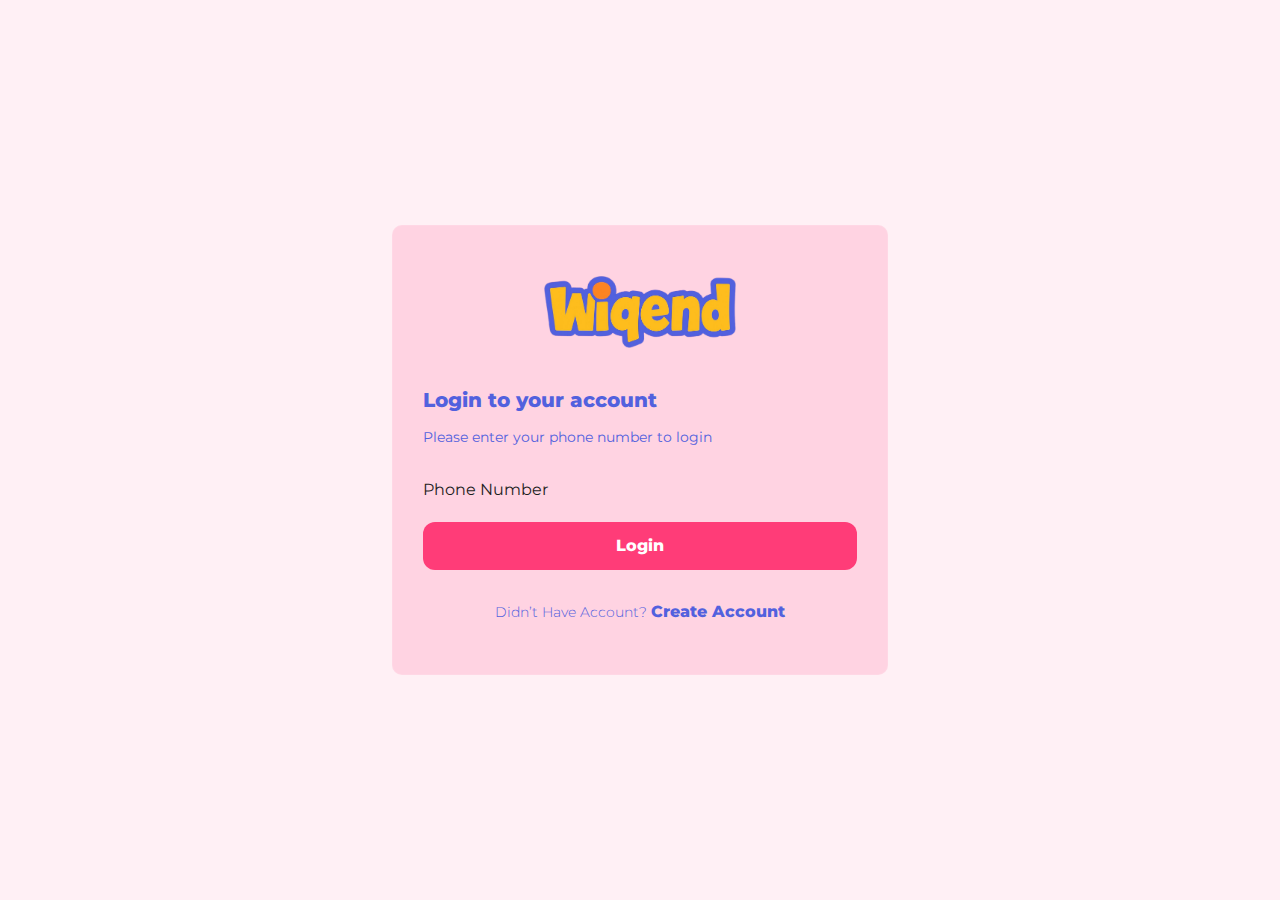
<file: sign-in.html>
<!DOCTYPE html>
<html lang="en" dir="ltr">
  <head>
    <meta charset="utf-8" />
    <meta http-equiv="X-UA-Compatible" content="IE=edge" />
    <meta name="viewport" content="width=device-width, initial-scale=1" />
    <title>wiqend</title>
    <link
      rel="apple-touch-icon"
      sizes="180x180"
      href="images/favicon/apple-touch-icon.png"
    />
    <link
      rel="icon"
      type="image/png"
      sizes="32x32"
      href="images/favicon/favicon-32x32.png"
    />
    <link
      rel="icon"
      type="image/png"
      sizes="16x16"
      href="images/favicon/favicon-16x16.png"
    />
    <link rel="manifest" href="images/favicon/site.webmanifest" />
    <link href="css/all.min.css" rel="stylesheet" />
    <link rel="stylesheet" href="css/bootstrap.min.css" />
    <link rel="stylesheet" href="css/swiper-bundle.min.css" />
    <link rel="stylesheet" href="css/jquery-ui.css" />
    <link rel="stylesheet" href="css/main.css" />
  </head>

  <body>
    <!-- sign-section  -->
    <div class="sign-section">
      <div class="sign-container">
        <div class="upper-head">
          <a href="index.html" class="logo-ancor">
            <figure class="logo-img">
              <img src="images/logo.png" alt="logo" class="img-fluid" />
            </figure>
          </a>
        </div>
        <h2 class="form-head">Login to your account</h2>
        <p class="form-pargh">Please enter your phone number to login</p>
        <form action="" class="login-form">
          <div class="form-cont">
            <div class="form-group">
              <label for="" class="form-label">Phone Number</label>
              <!-- select-country input ya medooooo -->
            </div>
            <div class="form-btn-cont">
              <button class="form-btn" type="submit">Login</button>
            </div>
            <div class="text-center">
              <span class="register-span"> Didn’t Have Account?</span>
              <a href="register.html" class="register-btn"> Create Account</a>
            </div>
          </div>
        </form>
      </div>
    </div>
    <!-- sign-section  -->
    <!-- arrow to top -->
    <button class="arrow-top">
      <i class="fa-solid fa-chevron-up"></i>
    </button>
    <!-- arrow to top -->
    <script src="js/jquery-3.4.1.min.js"></script>
    <script src="js/jquery-ui.min.js"></script>
    <script src="js/bootstrap.bundle.min.js"></script>
    <script src="js/swiper-bundle.min.js"></script>
    <script src="js/script.js"></script>
  </body>
</html>
</file>
<file: css/main.css>
:root {
  --main-color: #5261de;
  --main-hover: #1e1e1e;
  --sec-color: #ff3c78;
  --background-color: #fff0f5;
  --text-color: #707070;
  --black-color: #000;
  --white-color: #fff;
  --border-color: #f0f0f0;
  --border-radius: 24px;
  font-size: 16px;
}

@font-face {
  font-family: "Montserrat";
  src: url("../webfonts/Montserrat/../webfonts/Montserrat/Montserrat-ExtraLight.woff2") format("woff2"), url("../webfonts/Montserrat/Montserrat-ExtraLight.woff") format("woff"), url("../webfonts/Montserrat/Montserrat-ExtraLight.ttf") format("truetype");
  font-weight: 200;
  font-style: normal;
  font-display: swap;
}
@font-face {
  font-family: "Montserrat";
  src: url("../webfonts/Montserrat/Montserrat-Light.woff2") format("woff2"), url("../webfonts/Montserrat/Montserrat-Light.woff") format("woff"), url("../webfonts/Montserrat/Montserrat-Light.ttf") format("truetype");
  font-weight: 300;
  font-style: normal;
  font-display: swap;
}
@font-face {
  font-family: "Montserrat";
  src: url("../webfonts/Montserrat/Montserrat-Medium.woff2") format("woff2"), url("../webfonts/Montserrat/Montserrat-Medium.woff") format("woff"), url("../webfonts/Montserrat/Montserrat-Medium.ttf") format("truetype");
  font-weight: 500;
  font-style: normal;
  font-display: swap;
}
@font-face {
  font-family: "Montserrat";
  src: url("../webfonts/Montserrat/Montserrat-SemiBold.woff2") format("woff2"), url("../webfonts/Montserrat/Montserrat-SemiBold.woff") format("woff"), url("../webfonts/Montserrat/Montserrat-SemiBold.ttf") format("truetype");
  font-weight: 600;
  font-style: normal;
  font-display: swap;
}
@font-face {
  font-family: "Montserrat";
  src: url("../webfonts/Montserrat/Montserrat-Regular.woff2") format("woff2"), url("../webfonts/Montserrat/Montserrat-Regular.woff") format("woff"), url("../webfonts/Montserrat/Montserrat-Regular.ttf") format("truetype");
  font-weight: normal;
  font-style: normal;
  font-display: swap;
}
@font-face {
  font-family: "Montserrat";
  src: url("../webfonts/Montserrat/Montserrat-Thin.woff2") format("woff2"), url("../webfonts/Montserrat/Montserrat-Thin.woff") format("woff"), url("../webfonts/Montserrat/Montserrat-Thin.ttf") format("truetype");
  font-weight: 100;
  font-style: normal;
  font-display: swap;
}
@font-face {
  font-family: "Montserrat";
  src: url("../webfonts/Montserrat/Montserrat-Bold.woff2") format("woff2"), url("../webfonts/Montserrat/Montserrat-Bold.woff") format("woff"), url("../webfonts/Montserrat/Montserrat-Bold.ttf") format("truetype");
  font-weight: bold;
  font-style: normal;
  font-display: swap;
}
@font-face {
  font-family: "Montserrat";
  src: url("../webfonts/Montserrat/Montserrat-Black.woff2") format("woff2"), url("../webfonts/Montserrat/Montserrat-Black.woff") format("woff"), url("../webfonts/Montserrat/Montserrat-Black.ttf") format("truetype");
  font-weight: 900;
  font-style: normal;
  font-display: swap;
}
@font-face {
  font-family: "Montserrat";
  src: url("../webfonts/Montserrat/Montserrat-ExtraBold.woff2") format("woff2"), url("../webfonts/Montserrat/Montserrat-ExtraBold.woff") format("woff"), url("../webfonts/Montserrat/Montserrat-ExtraBold.ttf") format("truetype");
  font-weight: bold;
  font-style: normal;
  font-display: swap;
}
body {
  font-family: "Montserrat";
  box-sizing: border-box;
  font-style: normal;
  font-weight: 400;
  background-color: var(--background-color);
}

.overflow {
  overflow: hidden;
}

* {
  margin: 0;
  padding: 0;
}

figure {
  margin: 0;
}

img {
  image-rendering: -webkit-optimize-contrast !important;
  max-width: 100%;
}

a {
  text-decoration: none;
}
a:hover {
  text-decoration: none;
}

/*style scroll bar*/
/* width */
::-webkit-scrollbar {
  width: 6px;
  height: 2px;
}

/* Track */
::-webkit-scrollbar-track {
  background: var(--main-color);
}

/* Handle */
::-webkit-scrollbar-thumb {
  background: var(--main-hover);
}

/* Handle on hover */
::-webkit-scrollbar-thumb:hover {
  background: var(--main-hover);
}

@media only screen and (max-width: 767px) {
  .container,
  .container-fluid,
  .container-lg,
  .container-md,
  .container-sm,
  .container-xl {
    padding-right: 20px;
    padding-left: 20px;
  }
}
@media only screen and (min-width: 1200px) {
  .container,
  .container-lg,
  .container-md,
  .container-sm,
  .container-xl {
    max-width: 1170px;
  }
}
@media only screen and (min-width: 1440px) {
  .container,
  .container-lg,
  .container-md,
  .container-sm,
  .container-xl {
    max-width: 1320px;
  }
}
/*                                 arrow-top                           */
.arrow-top {
  position: fixed;
  bottom: 20px;
  inset-inline-start: 20px;
  display: none;
  z-index: 10;
  width: 40px;
  height: 40px;
  text-align: center;
  border-radius: 50%;
  background-color: var(--main-color);
  font-size: 18px;
  border: none;
  outline: none !important;
  color: var(--white-color);
  text-decoration: none !important;
  box-shadow: 0px 0px 15px 0px rgba(0, 0, 0, 0.15);
  cursor: pointer;
  transition: all 0.3s ease-in-out;
}
.arrow-top:hover, .arrow-top:focus {
  background-color: var(--main-hover);
  color: var(--white-color);
}

@media only screen and (max-width: 767px) {
  .arrow-top {
    bottom: 15px;
    inset-inline-start: 15px;
  }
}
.custom-pagention {
  display: flex;
  align-items: center;
  justify-content: center;
  margin-top: 40px;
  margin-bottom: 50px;
  padding: 0;
  list-style-type: none;
  gap: 8px;
  flex-wrap: wrap;
}

.custom-pagention a,
.custom-pagention span {
  display: flex;
  align-items: center;
  justify-content: center;
  text-decoration: none;
  font-size: 18px;
  font-weight: 600;
  color: var(--main-hover);
  width: 50px;
  height: 50px;
  line-height: 40px;
  background-color: #d9d9d9;
  border: none;
  text-decoration: none !important;
  outline: none !important;
  border-radius: 50%;
  max-width: 100%;
  transition: all 0.3s ease-in-out;
}

.custom-pagention a.active {
  color: var(--white-color);
  background-color: var(--main-color);
}

.custom-pagention a:hover {
  color: var(--white-color);
  background-color: var(--main-color);
}

.breadcrumb-sec {
  position: relative;
  display: flex;
  align-items: center;
  justify-content: center;
  padding: 20px 0;
}

ul.breadcrumb {
  background-color: transparent;
  border: none;
  border-radius: 0;
  position: relative;
  margin: 0;
  padding: 0;
  display: flex;
  align-items: center;
  justify-content: flex-start;
}

ul.breadcrumb li a,
ul.breadcrumb li span,
ul.breadcrumb li {
  transition: all 0.3s ease-in-out;
  text-transform: capitalize;
  font-size: 16px;
  color: var(--main-hover);
  font-weight: 500;
  text-decoration: none !important;
}

ul.breadcrumb li span {
  color: var(--main-hover);
}
ul.breadcrumb li span::after {
  display: none;
}

ul.breadcrumb li a:hover {
  color: var(--main-color);
}

.breadcrumb li ~ li::before {
  content: "/";
  padding: 0 5px;
  font-size: 16px;
}

@media (max-width: 991px) {
  .breadcrumb-sec {
    padding: 30px 0;
  }
}
.help-center {
  font-weight: 400;
  font-size: 24px;
  color: var(--main-hover);
  text-align: start;
}
@media only screen and (max-width: 991px) {
  .help-center {
    font-size: 16px;
  }
}

/*                          dropdown                            */
.dropdown {
  position: relative;
  display: inline-block;
}

.dropdown-content {
  visibility: hidden;
  opacity: 0;
  position: absolute;
  background-color: var(--background-color);
  color: var(--main-color);
  text-align: center;
  min-width: 120px;
  box-shadow: 0px 0px 7px 0px rgba(0, 0, 0, 0.11);
  border-radius: 12px;
  z-index: 300;
  top: 38px;
  left: 50%;
  transform: translateX(-50%);
  padding: 7px 0;
  transition: all 0.3s ease-in-out;
}
@media only screen and (max-width: 991px) {
  .dropdown-content {
    left: auto;
    inset-inline-end: 0;
    transform: none;
  }
}

.dropdown-content::before {
  content: "";
  display: block;
  width: 0;
  height: 0;
  border-left: 8px solid transparent;
  border-right: 8px solid transparent;
  border-bottom: 8px solid var(--background-color);
  position: absolute;
  top: -8px;
  left: 50%;
  transform: translateX(-50%);
  transition: 0.3s;
  opacity: 1;
}
@media only screen and (max-width: 991px) {
  .dropdown-content::before {
    left: auto;
    transform: none;
    inset-inline-end: 5px;
  }
}

.dropdown-content a {
  color: var(--main-color);
  padding: 5px 15px;
  text-decoration: none;
  display: block;
  font-weight: 400;
  font-size: 14px;
  transition: all 0.3s ease-in-out;
}
.dropdown-content a:hover {
  color: var(--main-hover);
}

.dropdown:hover .dropdown-content {
  visibility: visible;
  opacity: 1;
}

.top-header .header-icons {
  display: flex;
  align-items: center;
  gap: 15px;
}

.header-icons .fas-user {
  padding: 15px 0;
}

.menu-bars,
.header-icons .add-to {
  padding: 0;
  cursor: pointer;
  position: relative;
  font-size: 34px;
  font-weight: 400;
  background-color: transparent;
  border: none;
  color: var(--main-color);
  outline: none !important;
  transition: all 0.3s ease-in-out;
}
.menu-bars:hover,
.header-icons .add-to:hover {
  color: var(--main-hover);
}

.user-cont {
  display: flex;
  align-items: center;
}

/*                          dropdown                            */
header {
  width: 100%;
  transition: all 0.3s ease-in-out;
  background-color: var(--background-color);
}

.top-header a {
  text-decoration: none;
}

.menu-bars {
  display: none;
}

.nav-header {
  display: flex;
  justify-content: space-between;
  align-items: center;
  padding: 15px 0;
  transition: all 0.3s ease-in-out;
}

.big-menu > li a {
  color: var(--main-color);
  font-size: 16px;
  font-weight: 600;
  padding: 5px 0;
  text-transform: capitalize;
  transition: all 0.3s ease-in-out;
}
.big-menu > li a:hover {
  color: var(--main-hover);
}

.big-menu {
  gap: 25px;
}

.nav-header .big-menu {
  display: flex;
  align-items: center;
  justify-content: space-between;
  margin: 0;
  padding: 0;
}

.nav-header figure {
  margin: 0;
}

.nav-header figure img {
  max-width: 100%;
  width: 127px;
  transition: all 0.3s ease-in-out;
}

.lang-ancor {
  text-transform: capitalize;
  text-decoration: none;
  font-weight: 700;
  font-size: 24px;
  color: var(--main-color);
  transition: all 0.3s ease-in-out;
}
.lang-ancor:hover {
  color: var(--main-hover);
}

.nav-head {
  height: 38px;
  width: 100%;
  display: none;
  align-items: center;
  justify-content: space-between;
  padding: 0 20px;
}

.show-icons {
  display: flex;
  align-items: center;
}

/*overlay*/
.overlay-box {
  position: fixed;
  top: 0;
  left: 0;
  width: 100%;
  height: 100%;
  cursor: pointer;
  z-index: 10;
  background-color: var(--main-color);
  display: none;
}

/*                          header section                     */
/*                    menu in phone size                      */
@media (min-width: 992px) and (max-width: 1199px) {
  .big-menu {
    gap: 15px;
  }
}
@media (max-width: 991px) {
  .hide-sm {
    display: none;
  }
  .show-icons {
    display: flex;
    align-items: center;
  }
  .nav-header {
    padding: 10px 0;
  }
  .menu-bars,
  .header-icons .add-to {
    font-size: 28px;
  }
  .header-icons {
    justify-content: flex-end;
  }
  .header-icons,
  .menu-bars {
    width: 25%;
  }
  .menu-bars {
    display: flex;
  }
  .close-menu {
    display: flex;
    align-items: center;
    font-size: 30px;
    font-weight: 700;
    color: var(--white-color);
    transition: all 0.3s ease-in-out;
    width: 18px;
    display: flex;
    align-items: center;
    justify-content: center;
    outline: none !important;
    padding: 0;
    border: 0;
    background-color: transparent;
  }
  .close-menu {
    color: var(--main-color);
  }
  .navgition {
    display: block;
    position: fixed;
    padding: 30px 20px;
    padding-top: 0;
    left: 0;
    top: 0;
    bottom: 0;
    width: 100%;
    height: 100%;
    opacity: 0;
    visibility: hidden;
    clip-path: circle(10.9% at 16% 16%);
    background-color: var(--background-color);
    transition: 0.4s;
    z-index: 200;
    overflow-y: auto;
    transition: all 0.3s ease-in-out;
  }
  html[dir=ltr] .navgition {
    clip-path: circle(11.2% at 86% 14%);
  }
  .reset-left {
    left: 0;
    top: 0;
    clip-path: circle(139.6% at 9% 15%);
    visibility: visible;
    opacity: 1;
  }
  html[dir=ltr] .reset-left {
    clip-path: circle(121.2% at 86% 14%);
  }
  .nav-head {
    display: flex;
    height: auto;
    width: 100%;
    align-items: center;
    justify-content: space-between;
    padding: 20px 0 20px;
  }
  .nav-header .big-menu {
    display: block;
    flex-direction: column;
    text-align: start;
    align-items: baseline;
    padding: 30px 0;
  }
  .big-menu li {
    margin-bottom: 10px;
  }
  .chevron-down {
    line-height: unset;
  }
  .nav-header li a {
    display: flex;
    align-items: center;
    justify-content: space-between;
    color: var(--main-color);
    font-weight: 700;
    font-size: 16px;
  }
  /*                    menu in phone size                      */
}
/*           swiper section                     */
.main-slider {
  position: relative;
  overflow: hidden;
  margin-bottom: 25px;
}
@media only screen and (max-width: 767px) {
  .main-slider {
    margin-bottom: 16px;
  }
}

.main,
.swiper-cont {
  position: relative;
}

.main .pro-img {
  display: flex;
  align-items: center;
  justify-content: center;
  position: relative;
  overflow: hidden;
  width: 100%;
  aspect-ratio: 430/180;
}
.main .pro-img::after {
  content: "";
  position: absolute;
  inset: 0;
  background-color: rgba(0, 0, 0, 0.4);
}

.main-content {
  position: absolute;
  inset: 0;
  text-align: start;
  z-index: 1;
  display: flex;
  align-items: center;
  justify-content: flex-start;
}
.main-content h2 {
  font-weight: 700;
  font-size: 32px;
  color: var(--white-color);
  margin-bottom: 10px;
  max-width: 50%;
}
@media only screen and (max-width: 991px) {
  .main-content h2 {
    font-size: 20px;
  }
}
.main-content p {
  font-weight: 400;
  font-size: 18px;
  color: var(--white-color);
  margin-bottom: 0;
  max-width: 55%;
}
@media only screen and (max-width: 991px) {
  .main-content p {
    font-size: 14px;
  }
}

.main .pro-img img {
  width: 100%;
  height: 100%;
  -o-object-fit: cover;
     object-fit: cover;
}

.main-slider .swiper-btn {
  position: absolute;
  cursor: pointer;
  z-index: 1;
  top: 50%;
  transform: translateY(-50%);
  display: none;
  align-items: center;
  justify-content: center;
  font-size: 22px;
  color: var(--white-color);
  transition: all 0.3s ease-in-out;
}

@media (min-width: 1320px) {
  .main-slider .swiper-btn {
    display: flex;
  }
}
.main-slider .swiper-btn:hover {
  color: var(--main-color);
}

.main-slider .swiper-btn i {
  z-index: 2;
}

.swiper-btn.swiper-btn-next {
  left: 28px;
}

.swiper-btn.swiper-btn-prev {
  right: 28px;
}

.main-slider .swiper-pagination,
.booking-card .swiper-pagination {
  position: absolute;
  width: 100%;
  bottom: 25px;
  display: flex;
  align-items: center;
  justify-content: center;
  gap: 3px;
}
@media (max-width: 991px) {
  .main-slider .swiper-pagination,
  .booking-card .swiper-pagination {
    bottom: 8px;
  }
}
.main-slider .swiper-pagination .swiper-pagination-bullet,
.booking-card .swiper-pagination .swiper-pagination-bullet {
  width: 7px;
  height: 7px;
  background-color: var(--white-color);
  opacity: 0.6;
  margin: 0;
  transition: all 0.3s ease-in-out;
  outline: none !important;
  border-radius: 50%;
}
.main-slider .swiper-pagination .swiper-pagination-bullet:hover,
.booking-card .swiper-pagination .swiper-pagination-bullet:hover {
  opacity: 1;
}
.main-slider .swiper-pagination .swiper-pagination-bullet.swiper-pagination-bullet-active,
.booking-card .swiper-pagination .swiper-pagination-bullet.swiper-pagination-bullet-active {
  background-color: var(--main-color);
  opacity: 1;
}

.booking-card .swiper-pagination {
  bottom: 8px;
}

/*                          main-slider                             */
.category-section {
  position: relative;
  overflow: hidden;
  margin-bottom: 25px;
}
@media only screen and (max-width: 767px) {
  .category-section {
    margin-bottom: 16px;
  }
}

.section-title {
  font-weight: 700;
  font-size: 30px;
  color: var(--main-color);
  margin-bottom: 24px;
  text-transform: capitalize;
  text-align: center;
}
@media only screen and (max-width: 767px) {
  .section-title {
    font-size: 20px;
    margin-bottom: 12px;
    text-align: start;
  }
}

.category-cont {
  display: flex;
  align-items: flex-start;
  justify-content: center;
  gap: 30px;
}

.category-item {
  display: flex;
  flex-direction: column;
  align-items: center;
  gap: 8px;
  font-weight: 500;
  font-size: 16px;
  color: var(--main-hover);
  transition: all 0.3s ease-in-out;
  text-transform: capitalize;
}
.category-item figure {
  display: flex;
  align-items: center;
  justify-content: center;
  overflow: hidden;
  position: relative;
  max-width: 164px;
  width: 100%;
  aspect-ratio: 1;
  border-radius: 50%;
  margin: 0;
  transition: all 0.3s ease-in-out;
}
@media only screen and (max-width: 767px) {
  .category-item figure {
    max-width: 106px;
  }
}
.category-item img {
  width: 100%;
  height: 100%;
  -o-object-fit: cover;
     object-fit: cover;
  transition: all 0.3s ease-in-out;
}
.category-item:hover {
  color: var(--main-color);
}
.category-item:hover img {
  transform: scale(1.05);
}

.most-booking-cont {
  display: grid;
  grid-template-columns: repeat(4, 1fr);
  gap: 12px;
  margin-bottom: 40px;
}
@media only screen and (max-width: 1199px) {
  .most-booking-cont {
    grid-template-columns: 2fr;
  }
}
@media only screen and (max-width: 991px) {
  .most-booking-cont {
    grid-template-columns: 1fr;
  }
}

.booking-card {
  width: 100%;
  overflow: hidden;
  border-radius: 20px;
  border: 1px solid rgba(0, 0, 0, 0.1019607843);
}

.booking-img {
  position: relative;
  width: 100%;
}
.booking-img figure {
  width: 100%;
  border-top-right-radius: 20px;
  border-top-left-radius: 20px;
  position: relative;
  aspect-ratio: 390/179;
  overflow: hidden;
}
.booking-img figure img {
  width: 100%;
  height: 100%;
  -o-object-fit: cover;
     object-fit: cover;
  transition: all 0.3s ease-in-out;
}
.booking-img figure:hover img {
  transform: scale(1.05);
}

.booking-btns {
  position: absolute;
  top: 20px;
  inset-inline-end: 20px;
  z-index: 3;
  display: flex;
  align-items: center;
  justify-content: flex-end;
  gap: 8px;
}

.fav-btn {
  display: flex;
  align-items: center;
  justify-content: center;
  width: 36px;
  height: 36px;
  border-radius: 8px;
  background-color: rgba(255, 255, 255, 0.5);
  color: var(--main-color);
  font-size: 20px;
  transition: all 0.3s ease-in-out;
  border: none;
  outline: none;
}
.fav-btn:hover {
  background-color: var(--main-color);
  color: var(--white-color);
}

.card-content {
  background-color: var(--white-color);
  padding: 15px 20px;
}

.detail-flex {
  display: flex;
  align-items: center;
  justify-content: space-between;
  gap: 10px;
}

.category-name {
  font-weight: 400;
  font-size: 12px;
  color: #707070;
}

.detail-info-item {
  display: flex;
  align-items: center;
  gap: 2px;
  color: #707070;
  font-weight: 700;
  font-size: 14px;
  line-height: normal;
  position: relative;
}
.detail-info-item i {
  font-size: 16px;
  color: #fac950;
}
.detail-info-item span span {
  font-weight: 400;
  font-size: 12px;
}

.item-price {
  display: flex;
  align-items: center;
  gap: 3px;
  font-weight: 400;
  font-size: 12px;
  color: var(--main-color);
  margin-bottom: 2px;
}
.item-price .price {
  font-weight: 700;
  font-size: 16px;
}

.card-item-name {
  font-weight: 700;
  font-size: 16px;
  color: var(--main-hover);
  overflow: hidden;
  display: -webkit-box;
  -webkit-line-clamp: 1;
  -webkit-box-orient: vertical;
}

.card-place {
  display: flex;
  align-items: center;
  gap: 3px;
  font-weight: 500;
  font-size: 14px;
  color: var(--main-hover);
  margin-bottom: 10px;
}
.card-place i {
  font-size: 10px;
}

.card-option {
  display: flex;
  align-items: center;
  justify-content: space-between;
  gap: 10px;
  padding: 5px 15px;
  border-radius: 12px;
  background-color: #f4f5fd;
}
.card-option span {
  display: flex;
  align-items: center;
  gap: 4px;
  color: var(--main-color);
  font-weight: 500;
  font-size: 14px;
}
.card-option i {
  font-size: 17px;
}

.custom-ancor {
  width: 170px;
  height: 40px;
  border-radius: 12px;
  background-color: var(--sec-color);
  border: none;
  outline: none;
  font-weight: 700;
  font-size: 16px;
  color: var(--white-color);
  display: flex;
  align-items: center;
  justify-content: center;
  gap: 8px;
  transition: all 0.3s ease-in-out;
  margin: 0 auto;
}
.custom-ancor i {
  font-size: 18px;
}
.custom-ancor:hover {
  background-color: var(--main-color);
  color: var(--white-color);
}

/*                                   footer                            */
footer {
  padding: 40px 0 24px;
  position: relative;
}

.footer-logo {
  max-width: 127px;
  margin: 0 auto 20px;
  text-align: center;
}

.nav-footer {
  display: flex;
  align-items: center;
  justify-content: center;
  flex-wrap: wrap;
  list-style-type: none;
  padding: 0;
  margin: 0 0 26px;
  gap: 16px 70px;
}
@media only screen and (max-width: 991px) {
  .nav-footer {
    justify-content: flex-start;
    flex-direction: column;
    align-items: flex-start;
    max-height: 142px;
    gap: 16px 30px;
  }
}
.nav-footer a {
  color: var(--main-color);
  font-size: 14px;
  font-weight: 400;
  display: inline-flex;
  text-decoration: none !important;
  transition: all 0.3s ease-in-out;
}
.nav-footer a:hover {
  color: var(--main-hover);
}

.social {
  display: flex;
  align-items: center;
  justify-content: center;
  gap: 16px;
}

a.social-link {
  display: flex;
  align-items: center;
  justify-content: center;
  max-width: 38px;
  transition: all 0.3s ease-in-out;
}
a.social-link:hover {
  transform: translateY(-2px);
}
a.social-link img {
  width: 38px;
}

.content-section {
  padding-top: 40px;
  min-height: 20vh;
}
@media only screen and (max-width: 991px) {
  .content-section {
    padding-top: 0;
  }
}

.filter-grid {
  display: grid;
  grid-template-columns: 1fr 3fr;
  gap: 30px;
  margin-bottom: 40px;
  align-items: start;
}
@media only screen and (max-width: 991px) {
  .filter-grid {
    grid-template-columns: 1fr;
    gap: 16px;
  }
}

.items-grid {
  display: grid;
  grid-template-columns: repeat(3, 1fr);
  gap: 12px;
}
@media only screen and (max-width: 1199px) {
  .items-grid {
    grid-template-columns: repeat(2, 1fr);
  }
}
@media only screen and (max-width: 991px) {
  .items-grid {
    grid-template-columns: repeat(2, 1fr);
  }
}
@media only screen and (max-width: 767px) {
  .items-grid {
    grid-template-columns: repeat(1, 1fr);
  }
}

.filters-mobile-btn {
  width: 45px;
  height: 45px;
  align-items: center;
  justify-content: center;
  color: #fff;
  background-color: var(--main-color);
  margin-top: 50px;
  font-size: 20px;
  display: none;
}

.filter-cont .acc-title {
  margin-bottom: 20px;
  font-size: 16px;
}

.filter-title {
  font-weight: 600;
  font-size: 14px;
  color: var(--main-color);
  margin-bottom: 8px;
}

.filter-cont .acc-title:not(:first-of-type) {
  margin-top: 20px;
}

.filter-cont .cat-link {
  display: flex;
  align-items: center;
  justify-content: space-between;
  border: 0;
  padding: 15px 0;
  outline: none !important;
  text-decoration: none !important;
  box-shadow: none;
  color: var(--sec-color);
  font-size: 16px;
}
.filter-cont .cat-link i {
  font-size: 14px;
  transition: all 0.3s ease-in-out;
}

html[dir=ltr] .filter-cont .btn-link i {
  transform: scaleX(-1);
}

.filter-cont .cat-link:hover {
  color: var(--main-color);
}

.filter-cont .card-body {
  padding: 0;
}

@media (max-width: 992px) {
  .filters-mobile-btn {
    display: flex;
  }
}
.check-group {
  margin-bottom: 10px;
}

.filter-cont .check-group {
  padding: 8px 0;
  margin-bottom: 0;
}

.check-label {
  /* min-width: 25%; */
  text-align: start;
  position: relative;
  font-weight: 400;
  font-size: 12px;
  margin-bottom: 0;
  color: var(--main-hover);
  padding-inline-start: 25px;
  transition: all 0.3s ease-in-out;
}

.radio-group .check-label {
  display: flex;
  align-items: center;
  justify-content: center;
  width: -moz-max-content;
  width: max-content;
  max-width: 100%;
  padding: 0 15px;
  height: 35px;
  font-size: 16px;
  font-weight: 500;
  text-transform: uppercase;
  cursor: pointer;
  border-radius: 18px;
  border: 1px solid var(--border-color);
}

.check-label:has(input:checked) {
  border-color: var(--main-color);
  color: var(--main-color);
}

.check-group input[type=checkbox],
.check-group input[type=radio] {
  position: absolute;
  opacity: 0;
  cursor: pointer;
  height: 0;
  width: 0;
}

.check-group .checkmark {
  border: none;
  border-radius: 0;
  background-color: #f1f1f1;
  border: 1px solid rgba(112, 112, 112, 0.5019607843);
  width: 20px;
  height: 20px;
  border-radius: 50%;
  position: absolute;
  inset: 0;
  display: flex;
  align-items: center;
  justify-content: center;
  cursor: pointer;
}

.check-group .custom-checkmark {
  border-radius: 4px;
}

.check-group input[type=checkbox] ~ .checkmark {
  border-radius: 4px;
}

.check-group:hover input ~ .checkmark {
  background-color: var(--main-color);
  transition: all 0.3s ease-in-out;
}

.check-group input:checked ~ .checkmark {
  background-color: var(--main-color);
}

.checkmark:after {
  content: "";
  position: absolute;
  opacity: 0;
  visibility: visible;
}

.check-group input:checked ~ .checkmark:after {
  opacity: 1;
  visibility: visible;
}

.check-group input:checked ~ .checkmark {
  background-color: var(--main-color);
}

.check-group input:checked ~ .custom-checkmark {
  background-color: var(--main-color);
}

.check-group .checkmark:after {
  content: "";
  border-radius: 50%;
  width: 16px;
  height: 16px;
  background-color: var(--main-color);
}

.check-group .custom-checkmark:after {
  content: "\f00c";
  font-family: "Font Awesome 5 Free";
  font-weight: 900;
  font-size: 10px;
  color: var(--white-color);
  border-radius: 4px;
  width: 100%;
  height: 100%;
  display: flex;
  align-items: center;
  justify-content: center;
}

.range-silder {
  position: relative;
  margin-bottom: 30px;
}

#slider-range {
  position: relative;
}

#min,
#max {
  position: absolute;
  width: 50px;
  padding: 10px;
  top: 100% !important;
  text-align: center;
  border: 0;
  font-size: 12px;
  font-weight: 400;
  color: var(--main-hover);
}

.ui-widget.ui-widget-content {
  border-radius: 10px;
  background-color: var(--main-color);
  border: none;
}

.ui-slider .ui-slider-range {
  background-color: #9c9eaf;
}

/* .ui-slider .ui-slider-range{
  background-color: var(--more-color);
} */
.ui-slider .ui-slider-handle {
  border-radius: 50%;
  background-color: var(--main-color);
  border: none;
}

@media (max-width: 992px) {
  .filter-cont {
    display: flex;
    flex-direction: row-reverse;
    position: fixed;
    top: 75px;
    inset-inline-start: calc(-100vw + 75px);
    z-index: 99;
    transition: 0.5s;
  }
  .filter-cont.active {
    inset-inline-start: 0;
  }
  .filter-panel {
    background-color: var(--background-color);
    width: calc(100vw - 75px);
    padding: 20px 30px 20px;
    border-radius: 7px;
    box-shadow: 0px 0px 13px 0px rgba(0, 0, 0, 0.1);
    margin: 0;
    max-height: calc(100vh - 95px);
    overflow-y: auto;
  }
}
.radio-group .check-group {
  display: flex;
  align-items: center;
  justify-content: flex-start;
  flex-wrap: wrap;
  gap: 10px;
  margin-bottom: 18px;
}

.btn-filter {
  width: 100%;
  height: 37px;
  border-radius: 7px;
  background-color: #f1f1f1;
  padding: 0 18px 0 14px;
  display: flex;
  align-items: center;
  justify-content: space-between;
  gap: 15px;
  font-weight: 500;
  font-size: 14px;
  color: #707070;
  border: 1px solid rgba(112, 112, 112, 0.5019607843);
  outline: none;
  text-transform: capitalize;
}
.btn-filter i {
  transition: all 0.3s ease-in-out;
  font-size: 12px;
}
.btn-filter.collapsed i {
  transform: rotate(180deg);
}

.filter-cont .card {
  background-color: #f1f1f1;
  background-clip: border-box;
  border: 1px solid rgba(112, 112, 112, 0.5019607843);
  border-radius: 7px;
  margin-top: 8px;
  padding: 10px 20px 22px;
}

.collapse-item {
  margin-bottom: 12px;
}

.filter-price {
  background-color: #f1f1f1;
  border: 1px solid rgba(112, 112, 112, 0.5019607843);
  border-radius: 7px;
  padding: 12px 18px;
}

.price-head {
  font-weight: 500;
  font-size: 14px;
  color: #707070;
  margin-bottom: 12px;
}

.details-container .booking-img figure {
  border-radius: 20px;
  margin-bottom: 16px;
}
.details-container .category-name {
  font-size: 14px;
}
.details-container .item-price {
  font-size: 14px;
}
.details-container .item-price .price {
  font-size: 20px;
}
.details-container .card-item-name {
  font-size: 20px;
  margin-bottom: 12px;
}

.box-grid {
  display: grid;
  grid-template-columns: 1fr 1fr;
  gap: 16px;
  margin-bottom: 28px;
}
@media only screen and (max-width: 991px) {
  .box-grid {
    grid-template-columns: 1fr;
    gap: 8px;
  }
}

.card-box {
  background-color: var(--white-color);
  border: 1px solid rgba(0, 0, 0, 0.1019607843);
  padding: 10px 20px;
  display: block;
  border-radius: 12px;
}
.card-box .card-place {
  font-size: 16px;
  margin-bottom: 0;
}
.card-box .card-place i {
  font-size: 16px;
}

.card-box-flex {
  display: flex;
  align-items: center;
  justify-content: space-between;
  gap: 10px;
}

.card-ancor {
  display: flex;
  align-items: center;
  gap: 8px;
  font-weight: 500;
  font-size: 14px;
  color: var(--main-color);
}
.card-ancor i {
  font-size: 12px;
  color: #707070;
}
html[dir=rtl] .card-ancor i {
  transform: scaleX(-1);
}

.card-by {
  display: flex;
  flex-direction: column;
  gap: 2px;
  font-weight: 400;
  font-size: 12px;
  color: var(--text-color);
}
.card-by .by-name {
  font-weight: 700;
  font-size: 14px;
}

.card-head {
  font-weight: 400;
  font-size: 12px;
  color: var(--main-hover);
  margin-bottom: 8px;
}

.desc-pargh {
  font-weight: 500;
  font-size: 14px;
  color: var(--main-hover);
  margin-bottom: 0;
}

.card-box .card-option {
  flex-wrap: wrap;
  justify-content: flex-start;
  gap: 12px;
  padding: 0;
  background-color: transparent;
}
.card-box .card-option > span {
  min-width: calc(50% - 10px);
  display: flex;
  align-items: center;
  justify-content: center;
  justify-content: flex-start;
  gap: 5px;
  background-color: #f4f5fd;
  border-radius: 8px;
  padding: 8px 12px;
}

.custom-ancor.btn {
  width: 100%;
  height: 48px;
}
@media only screen and (min-width: 992px) {
  .custom-ancor.btn {
    max-width: 390px;
  }
}

.sign-section {
  width: 100%;
  min-height: 100vh;
  overflow: hidden;
  position: relative;
  display: flex;
  align-items: center;
  justify-content: center;
}

.sign-container {
  text-align: center;
  width: 100%;
  max-width: 496px;
  margin: 0 auto;
  background-color: #ffd3e2;
  border-radius: 10px;
  border: 1px solid rgba(255, 255, 255, 0.1);
  padding: 50px 30px;
  margin: 20px;
}
@media only screen and (max-width: 991px) {
  .sign-container {
    padding: 25px 20px;
  }
}

.form-cont {
  text-align: center;
}

.upper-head {
  display: flex;
  align-items: center;
  justify-content: center;
  margin-bottom: 40px;
}

.logo-ancor {
  display: inline-block;
}

.logo-img {
  width: 193px;
  max-width: 100%;
  margin-bottom: 0;
}

.form-head {
  font-weight: 700;
  font-size: 20px;
  color: var(--main-color);
  text-align: start;
  margin-bottom: 15px;
}

.form-pargh {
  font-weight: 400;
  font-size: 14px;
  color: var(--main-color);
  text-align: start;
  margin-bottom: 30px;
}

.login-form {
  max-width: 100%;
}
.login-form .check-label {
  font-weight: 400;
  font-size: 16px;
  color: var(--main-hover);
}
.login-form .check-text a {
  font-weight: 700;
  color: var(--main-hover);
}

.form-group {
  width: 100%;
  text-align: start;
  position: relative;
  margin-bottom: 12px;
}

.form-label {
  display: block;
  font-weight: 400;
  font-size: 16px;
  color: var(--main-hover);
  margin-bottom: 9px;
  text-transform: capitalize;
}

.form-input {
  background-color: #f9f9f9;
  border: 1px solid rgba(73, 73, 73, 0.2);
  height: 48px;
  width: 100%;
  padding: 0 25px;
  border-radius: 12px;
  text-align: start;
  color: #494949;
  font-size: 14px;
  font-weight: 400;
  margin-bottom: 0;
  transition: all 0.3s ease-in-out;
  caret-color: var(--main-color);
}

.form-input::-moz-placeholder {
  color: #494949;
}

.form-input::placeholder {
  color: #494949;
}

.form-input:focus {
  border-color: var(--main-color);
  outline: 0;
}

.form-btn-cont {
  width: 100%;
  margin-bottom: 30px;
  margin-top: 20px;
}

.form-btn {
  background-color: var(--sec-color);
  width: 100%;
  height: 48px;
  border-radius: 12px;
  text-transform: capitalize;
  display: flex;
  align-items: center;
  justify-content: center;
  gap: 8px;
  font-weight: 700;
  font-size: 16px;
  color: var(--white-color);
  border: none;
  outline: none;
  text-decoration: none !important;
  transition: all 0.3s ease-in-out;
}
.form-btn:hover {
  color: var(--white-color);
  background-color: var(--main-color);
}

.form-btn:focus,
.register-btn:focus {
  outline: none;
}

.register-btn {
  font-size: 16px;
  font-weight: 700;
  color: var(--main-color);
  text-decoration: none !important;
  transition: all 0.3s ease-in-out;
}
.register-btn:hover {
  color: var(--main-hover);
}

.register-span {
  font-size: 14px;
  font-weight: 300;
  color: var(--main-color);
}

.form-number {
  font-weight: 700;
  font-size: 14px;
  color: var(--main-color);
  text-align: start;
  margin-bottom: 24px;
}

.digit-group {
  margin: 0 auto;
  direction: ltr;
  margin-bottom: 30px;
  text-align: center;
  display: grid;
  grid-template-columns: repeat(4, 1fr);
  gap: 16px;
  justify-content: center;
  width: 100%;
}

.digit-group input {
  width: 100%;
  overflow: hidden;
  max-width: 100%;
  aspect-ratio: 1;
  height: auto;
  outline: none;
  border: 1px solid rgba(73, 73, 73, 0.2);
  background-color: var(--white-color);
  text-align: center;
  font-size: 22px;
  font-weight: 400;
  color: var(--main-hover);
  border-radius: 12px;
  transition: all 0.3s ease-in-out;
}
.digit-group input:focus {
  border-color: var(--sec-color);
  background-color: #ffd7e4;
  color: var(--sec-color);
  outline: none;
}

.countDown-cont {
  text-align: center;
  color: var(--main-color);
  font-weight: 700;
  font-size: 20px;
  margin-bottom: 16px;
}/*# sourceMappingURL=main.css.map */
</file>
